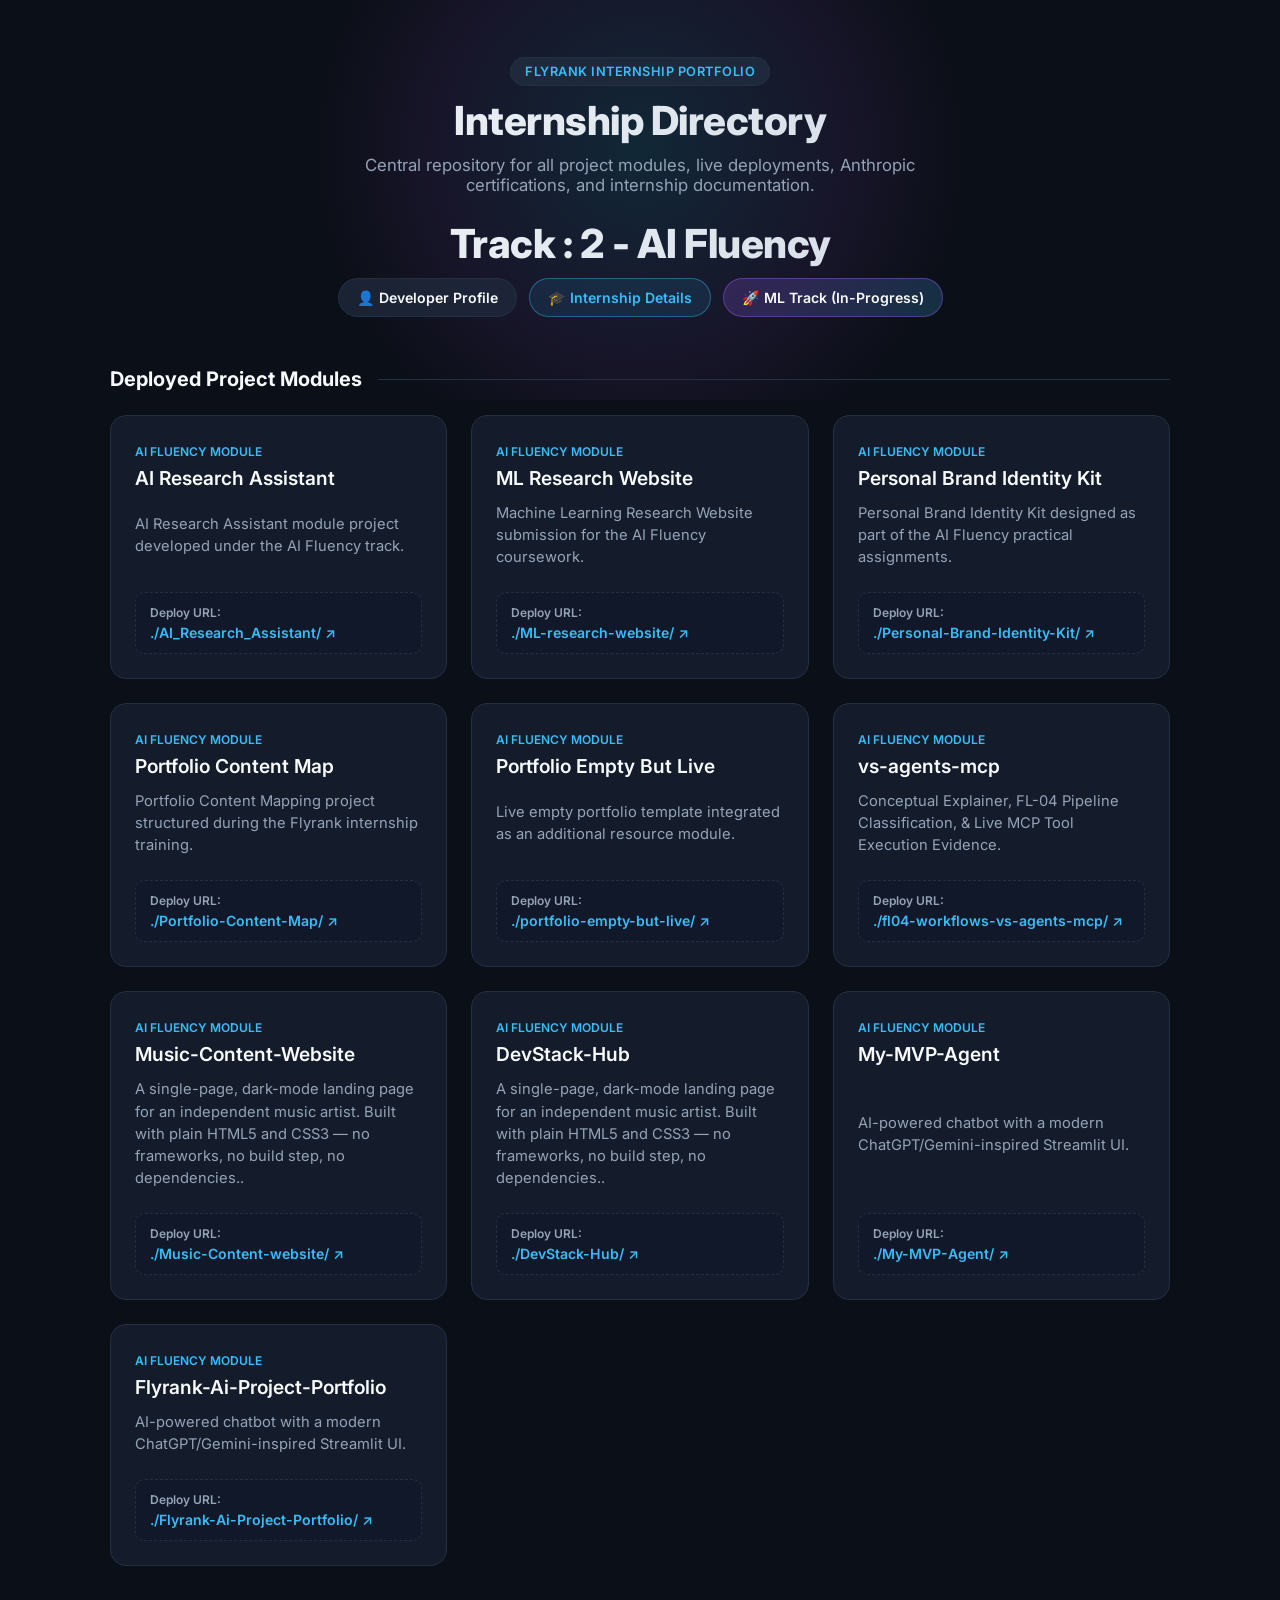
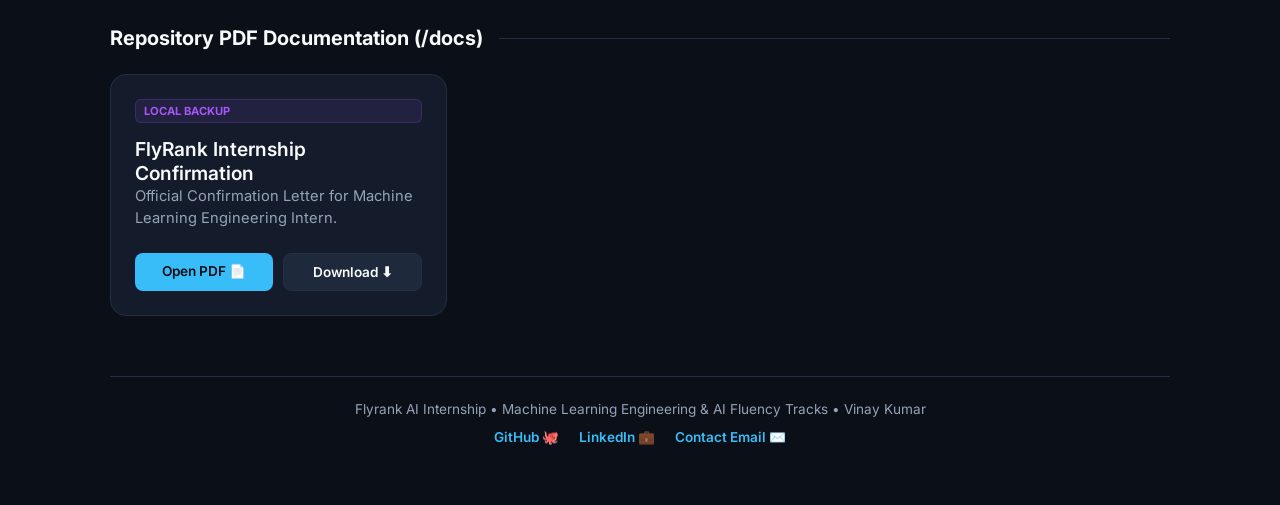
<file: index.html>
<!DOCTYPE html>
<html lang="en">
<head>
    <meta charset="UTF-8">
    <meta name="viewport" content="width=device-width, initial-scale=1.0">
    <title>Vinay | Flyrank AI Internship </title>
    <link rel="stylesheet" href="style.css">
    <!-- Google Fonts -->
    <link rel="preconnect" href="https://fonts.googleapis.com">
    <link rel="preconnect" href="https://fonts.gstatic.com" crossorigin>
    <link href="https://fonts.googleapis.com/css2?family=Inter:wght@300;400;600;700;800&display=swap" rel="stylesheet">
</head>
<body>

    <div class="background-glow"></div>

    <main class="container">
        <!-- Header Section -->
        <header class="header">
            <span class="badge">Flyrank Internship Portfolio</span>
            <h1>Internship Directory</h1>
            <p>Central repository for all project modules, live deployments, Anthropic certifications, and internship documentation.</p>
            
            <h1>Track : 2 - AI Fluency</h1>
            <!-- Main Action Buttons -->
            <div class="header-action-btns">
                <!-- 1. Developer Info Button -->
                <button class="action-btn" onclick="openModal('profileModal')">
                    👤 Developer Profile
                </button>

                <!-- 2. Internship & Certifications Details Button -->
                <button class="action-btn highlight" onclick="openModal('internshipModal')">
                    🎓 Internship Details
                </button>

                <!-- 3. Direct ML Track Repo Link Button -->
                <a href="https://github.com/vinaysingh-05/Vinay-flyrank-ml-internship" target="_blank" class="action-btn ml-track-btn">
                    🚀 ML Track (In-Progress) 
                </a>
            </div>
        </header>

        <!-- Section Title: Live Deployed Projects -->
        <div class="section-divider">
            <h2>Deployed Project Modules</h2>
            <div class="line"></div>
        </div>

        <!-- Projects Grid -->
        <section class="projects-grid">
            <!-- PROJECT 1 -->
            <article class="project-card">
                <div class="card-header">
                    <span class="tag">AI Fluency Module</span>
                    <h3>AI Research Assistant</h3>
                </div>
                <p>AI Research Assistant module project developed under the AI Fluency track.</p>
                <div class="link-section">
                    <span class="link-label">Deploy URL:</span>
                    <a href="./AI_Research_Assistant/" target="_blank" class="deploy-link">./AI_Research_Assistant/ ↗</a>
                </div>
            </article>

            <!-- PROJECT 2 -->
            <article class="project-card">
                <div class="card-header">
                    <span class="tag">AI Fluency Module</span>
                    <h3>ML Research Website</h3>
                </div>
                <p>Machine Learning Research Website submission for the AI Fluency coursework.</p>
                <div class="link-section">
                    <span class="link-label">Deploy URL:</span>
                    <a href="./ML-research-website/" target="_blank" class="deploy-link">./ML-research-website/ ↗</a>
                </div>
            </article>

            <!-- PROJECT 3 -->
            <article class="project-card">
                <div class="card-header">
                    <span class="tag">AI Fluency Module</span>
                    <h3>Personal Brand Identity Kit</h3>
                </div>
                <p>Personal Brand Identity Kit designed as part of the AI Fluency practical assignments.</p>
                <div class="link-section">
                    <span class="link-label">Deploy URL:</span>
                    <a href="./Personal-Brand-Identity-Kit/" target="_blank" class="deploy-link">./Personal-Brand-Identity-Kit/ ↗</a>
                </div>
            </article>

            <!-- PROJECT 4 -->
            <article class="project-card">
                <div class="card-header">
                    <span class="tag">AI Fluency Module</span>
                    <h3>Portfolio Content Map</h3>
                </div>
                <p>Portfolio Content Mapping project structured during the Flyrank internship training.</p>
                <div class="link-section">
                    <span class="link-label">Deploy URL:</span>
                    <a href="./Portfolio-Content-Map/" target="_blank" class="deploy-link">./Portfolio-Content-Map/ ↗</a>
                </div>
            </article>

            <!-- PROJECT 5 -->
            <article class="project-card">
                <div class="card-header">
                    <span class="tag">AI Fluency Module</span>
                    <h3>Portfolio Empty But Live</h3>
                </div>
                <p>Live empty portfolio template integrated as an additional resource module.</p>
                <div class="link-section">
                    <span class="link-label">Deploy URL:</span>
                    <a href="./portfolio-empty-but-live/" target="_blank" class="deploy-link">./portfolio-empty-but-live/ ↗</a>
                </div>
            </article>

            <!-- PROJECT 6 -->
            <article class="project-card">
                <div class="card-header">
                    <span class="tag">AI Fluency Module</span>
                    <h3>vs-agents-mcp</h3>
                </div>
                <p>Conceptual Explainer, FL-04 Pipeline Classification, & Live MCP Tool Execution Evidence.</p>
                <div class="link-section">
                    <span class="link-label">Deploy URL:</span>
                    <a href="https://vinaysingh-05.github.io/fl04-workflows-vs-agents-mcp/" target="_blank" class="deploy-link">./fl04-workflows-vs-agents-mcp/ ↗</a>
                </div>
            </article>
             <!-- PROJECT 7 -->
            <article class="project-card">
                <div class="card-header">
                    <span class="tag">AI Fluency Module</span>
                    <h3>Music-Content-Website</h3>
                </div>
                <p>A single-page, dark-mode landing page for an independent music artist. Built with plain HTML5 and CSS3 — no frameworks, no build step, no dependencies..</p>
                <div class="link-section">
                    <span class="link-label">Deploy URL:</span>
                    <a href="https://vinaysingh-05.github.io/Music-Content-website/" target="_blank" class="deploy-link">./Music-Content-website/ ↗</a>
                </div>
            </article>

            <article class="project-card">
                <div class="card-header">
                    <span class="tag">AI Fluency Module</span>
                    <h3>DevStack-Hub</h3>
                </div>
                <p>A single-page, dark-mode landing page for an independent music artist. Built with plain HTML5 and CSS3 — no frameworks, no build step, no dependencies..</p>
                <div class="link-section">
                    <span class="link-label">Deploy URL:</span>
                    <a href="https://vinaysingh-05.github.io/DevStack-Hub/" target="_blank" class="deploy-link">./DevStack-Hub/ ↗</a>
                </div>
            </article>


                 <article class="project-card">
                <div class="card-header">
                    <span class="tag">AI Fluency Module</span>
                    <h3>My-MVP-Agent</h3>
                </div>
                <p>AI-powered chatbot with a modern ChatGPT/Gemini-inspired Streamlit UI.</p>
                <div class="link-section">
                    <span class="link-label">Deploy URL:</span>
                    <a href="https://my-mvp-agent-ev6kku4xmurqir7dpdde6a.streamlit.app/" target="_blank" class="deploy-link">./My-MVP-Agent/ ↗</a>
                </div>
            </article>

              <article class="project-card">
                <div class="card-header">
                    <span class="tag">AI Fluency Module</span>
                    <h3>Flyrank-Ai-Project-Portfolio</h3>
                </div>
                <p>AI-powered chatbot with a modern ChatGPT/Gemini-inspired Streamlit UI.</p>
                <div class="link-section">
                    <span class="link-label">Deploy URL:</span>
                    <a href="https://vinaysingh-05.github.io/Flyrank-Ai-Project-Portfolio/" target="_blank" class="deploy-link">./Flyrank-Ai-Project-Portfolio/ ↗</a>
                </div>
            </article>

        </section>

        <!-- Section Title: PDF Documentation Library -->
        <div class="section-divider" style="margin-top: 60px;">
            <h2>Repository PDF Documentation (/docs)</h2>
            <div class="line"></div>
        </div>

        <!-- Dynamic PDF List Grid -->
        <section class="pdf-grid" id="pdf-container">
            <!-- Dynamic PDFs fetched from GitHub docs/ folder will appear here -->
        </section>

        <!-- Footer -->
        <footer class="footer">
            <p>Flyrank AI Internship • Machine Learning Engineering & AI Fluency Tracks • Vinay Kumar</p>
            <div class="footer-links">
                <a href="https://github.com/vinaysingh-05" target="_blank">GitHub 🐙</a>
                <a href="https://www.linkedin.com/in/vinay-kumar0805" target="_blank">LinkedIn 💼</a>
                <a href="mailto:vk8964210@gmail.com">Contact Email ✉️</a>
            </div>
        </footer>
    </main>

    <!-- ========================================== -->
    <!-- MODAL 1: DEVELOPER PROFILE                 -->
    <!-- ========================================== -->
    <div class="modal-overlay" id="profileModal" onclick="closeModalOnOutsideClick(event, 'profileModal')">
        <div class="modal-card">
            <button class="close-btn" onclick="closeModal('profileModal')">×</button>
            <div class="modal-header">
                <span class="badge">Developer Profile</span>
                <h2>Vinay Kumar</h2>
                <p class="role-subtitle">• AI/ML Engineer</p>
            </div>
            
            <div class="modal-body">
                <div class="detail-row">
                    <span class="label">Education</span>
                    <span class="val">B.Tech in Artificial Intelligence (GGSIPU / USAR)</span>
                </div>
                <div class="detail-row">
                    <span class="label">Location</span>
                    <span class="val">Delhi, India</span>
                </div>
                <div class="detail-row">
                    <span class="label">Primary Stack</span>
                    <span class="val">C++, Python, React.js, Next.js, Node.js, Fast API, TensorFlow, Firebase</span>
                </div>
                <div class="detail-row">
                    <span class="label">Email</span>
                    <span class="val">vk8964210@gmail.com</span>
                </div>
            </div>

            <div class="modal-footer">
                <a href="https://github.com/vinaysingh-05" target="_blank" class="modal-link">GitHub Profile</a>
                <a href="https://www.linkedin.com/in/vinay-kumar0805" target="_blank" class="modal-link primary">LinkedIn Profile</a>
            </div>
        </div>
    </div>

    <!-- ========================================== -->
    <!-- MODAL 2: INTERNSHIP DETAILS                -->
    <!-- ========================================== -->
    <div class="modal-overlay" id="internshipModal" onclick="closeModalOnOutsideClick(event, 'internshipModal')">
        <div class="modal-card wide">
            <button class="close-btn" onclick="closeModal('internshipModal')">×</button>
            <div class="modal-header">
                <span class="intern-status">Status: Approved</span>
                <h2>FlyRank Internship Program</h2>
                <p class="role-subtitle">Machine Learning Engineering Intern</p>
            </div>
            
            <div class="modal-body">
                <div class="internship-grid">
                    <div class="info-box">
                        <span class="info-label">Intern Name</span>
                        <span class="info-value">Vinay Kumar</span>
                    </div>
                    <div class="info-box">
                        <span class="info-label">Program Track</span>
                        <span class="info-value">July 2026 - Machine Learning</span>
                    </div>
                    <div class="info-box">
                        <span class="info-label">Duration</span>
                        <span class="info-value">(July 1 – Aug 12, 2026)</span>
                    </div>
                     <div class="info-box">
                        <span class="info-label">Track</span>
                        <span class="info-value">T-1:Machine Learning & T-2:AI Fluency</span>
                    </div>
                    <div class="info-box">
                        <span class="info-label">Issued By</span>
                        <span class="info-value">Alen Malkoc, CEO (FlyRank Corp)</span>
                    </div>
                </div>

                <!-- Sub-Button inside Internship Modal to open Certifications -->
                <div class="sub-modal-trigger-box">
                    <div>
                        <h4>Anthropic / Claude Coursework</h4>
                        <p>20 Completed Certification Courses in LLM Development & Agents.</p>
                    </div>
                    <button class="course-modal-btn" onclick="switchModal('internshipModal', 'certModal')">
                        📜 View 20 Certifications ➔
                    </button>
                </div>
            </div>

            <div class="modal-footer">
                <a href="https://github.com/vinaysingh-05/Vinay-flyrank-ml-internship" target="_blank" class="modal-link primary">
                    Open ML Track Repository ↗
                </a>
            </div>
        </div>
    </div>

    <!-- ========================================== -->
    <!-- MODAL 3: 20 ANTHROPIC CERTIFICATIONS       -->
    <!-- ========================================== -->
    <div class="modal-overlay" id="certModal" onclick="closeModalOnOutsideClick(event, 'certModal')">
        <div class="modal-card extra-wide">
            <button class="close-btn" onclick="closeModal('certModal')">×</button>
            <div class="modal-header">
                <span class="tag-purple">Anthropic Certification Series</span>
                <h2>20 Claude Learning Courses Completed</h2>
                <p class="role-subtitle">Comprehensive AI, MCP Protocol, Agentic Systems & Cloud Deployments</p>
            </div>
            
            <div class="modal-body">
                <div class="cert-grid">
                    <!-- Foundations -->
                    <div class="cert-card">
                        <h3>Foundations</h3>
                        <ul>
                            <li>Claude 101</li>
                            <li>AI Capabilities & Limitations</li>
                            <li>AI Fluency Framework</li>
                        </ul>
                    </div>

                    <!-- Development -->
                    <div class="cert-card">
                        <h3>Development</h3>
                        <ul>
                            <li>Claude Code</li>
                            <li>Claude Platform</li>
                            <li>Claude API</li>
                        </ul>
                    </div>

                    <!-- Advanced AI -->
                    <div class="cert-card">
                        <h3>Advanced AI</h3>
                        <ul>
                            <li>MCP (Model Context Protocol)</li>
                            <li>Agent Skills</li>
                            <li>Subagents</li>
                        </ul>
                    </div>

                    <!-- Cloud AI -->
                    <div class="cert-card">
                        <h3>Cloud AI</h3>
                        <ul>
                            <li>Amazon Bedrock</li>
                            <li>Google Vertex AI</li>
                        </ul>
                    </div>

                    <!-- Real-World AI -->
                    <div class="cert-card wide">
                        <h3>Real-World AI</h3>
                        <ul class="two-col">
                            <li>Builders</li>
                            <li>Students</li>
                            <li>Educators</li>
                            <li>Teaching AI</li>
                            <li>Small Businesses</li>
                            <li>Nonprofits</li>
                        </ul>
                    </div>
                </div>
            </div>

            <div class="modal-footer">
                <button class="modal-link" onclick="switchModal('certModal', 'internshipModal')">
                    ⬅ Back to Internship Details
                </button>
                <a href="https://www.linkedin.com/posts/vinay-kumar0805_20-anthropic-certifications-ugcPost-7483134782361579520-I1hA/?utm_source=share&utm_medium=member_desktop&rcm=ACoAAE5BPcoB2uuwHI4A1IrbZvwLksEkDX3-2Uw" target="_blank" class="modal-link primary">
                    View Verified LinkedIn Post 
                </a>
            </div>
        </div>
    </div>

    <!-- GitHub Dynamic PDF Auto-Loader Script -->
    <script>
        const REPO_OWNER = "vinaysingh-05"; 
        const REPO_NAME = "AI-Fluency-FlyRankAI-internship";
        const DOCS_FOLDER = "docs";

        async function fetchRepoPDFs() {
            const container = document.getElementById('pdf-container');
            container.innerHTML = `<p style="color: var(--text-secondary); grid-column: 1/-1;">Loading PDF documents from /docs folder...</p>`;

            try {
                const response = await fetch(`https://api.github.com/repos/${REPO_OWNER}/${REPO_NAME}/contents/${DOCS_FOLDER}`);
                if (!response.ok) throw new Error("Could not fetch docs folder.");

                const files = await response.json();
                const pdfFiles = files.filter(file => file.name.toLowerCase().endsWith('.pdf'));

                if (pdfFiles.length === 0) {
                    container.innerHTML = `<p style="color: var(--text-secondary); grid-column: 1/-1;">No PDF files found in the /docs folder.</p>`;
                    return;
                }

                container.innerHTML = '';

                pdfFiles.forEach(file => {
                    const card = document.createElement('article');
                    card.className = 'pdf-card';
                    const cleanTitle = file.name
                        .replace(/\.pdf$/i, '')
                        .replace(/[-_]/g, ' ')
                        .replace(/\b\w/g, l => l.toUpperCase());
                    
                    card.innerHTML = `
                        <div class="pdf-badge">Documentation PDF</div>
                        <h3>${cleanTitle}</h3>
                        <p>Official project document stored in repository /docs path.</p>
                        <div class="pdf-actions">
                            <a href="${file.html_url}" target="_blank" class="pdf-btn view-btn">Open PDF 📄</a>
                        </div>
                    `;
                    container.appendChild(card);
                });

            } catch (err) {
                container.innerHTML = `
                    <article class="pdf-card">
                        <div class="pdf-badge">Local Backup</div>
                        <h3>FlyRank Internship Confirmation</h3>
                        <p>Official Confirmation Letter for Machine Learning Engineering Intern.</p>
                        <div class="pdf-actions">
                            <a href="./docs/flyrank-internship.pdf" target="_blank" class="pdf-btn view-btn">Open PDF 📄</a>
                            <a href="./docs/flyrank-internship.pdf" download class="pdf-btn download-btn">Download ⬇</a>
                        </div>
                    </article>
                `;
            }
        }
        
        fetchRepoPDFs();

        // Modal Interactive Management Functions
        function openModal(id) {
            document.getElementById(id).classList.add('active');
        }

        function closeModal(id) {
            document.getElementById(id).classList.remove('active');
        }

        function closeModalOnOutsideClick(e, id) {
            if (e.target.id === id) closeModal(id);
        }

        function switchModal(closeId, openId) {
            closeModal(closeId);
            setTimeout(() => {
                openModal(openId);
            }, 200);
        }
    </script>
</body>
</html>
</file>
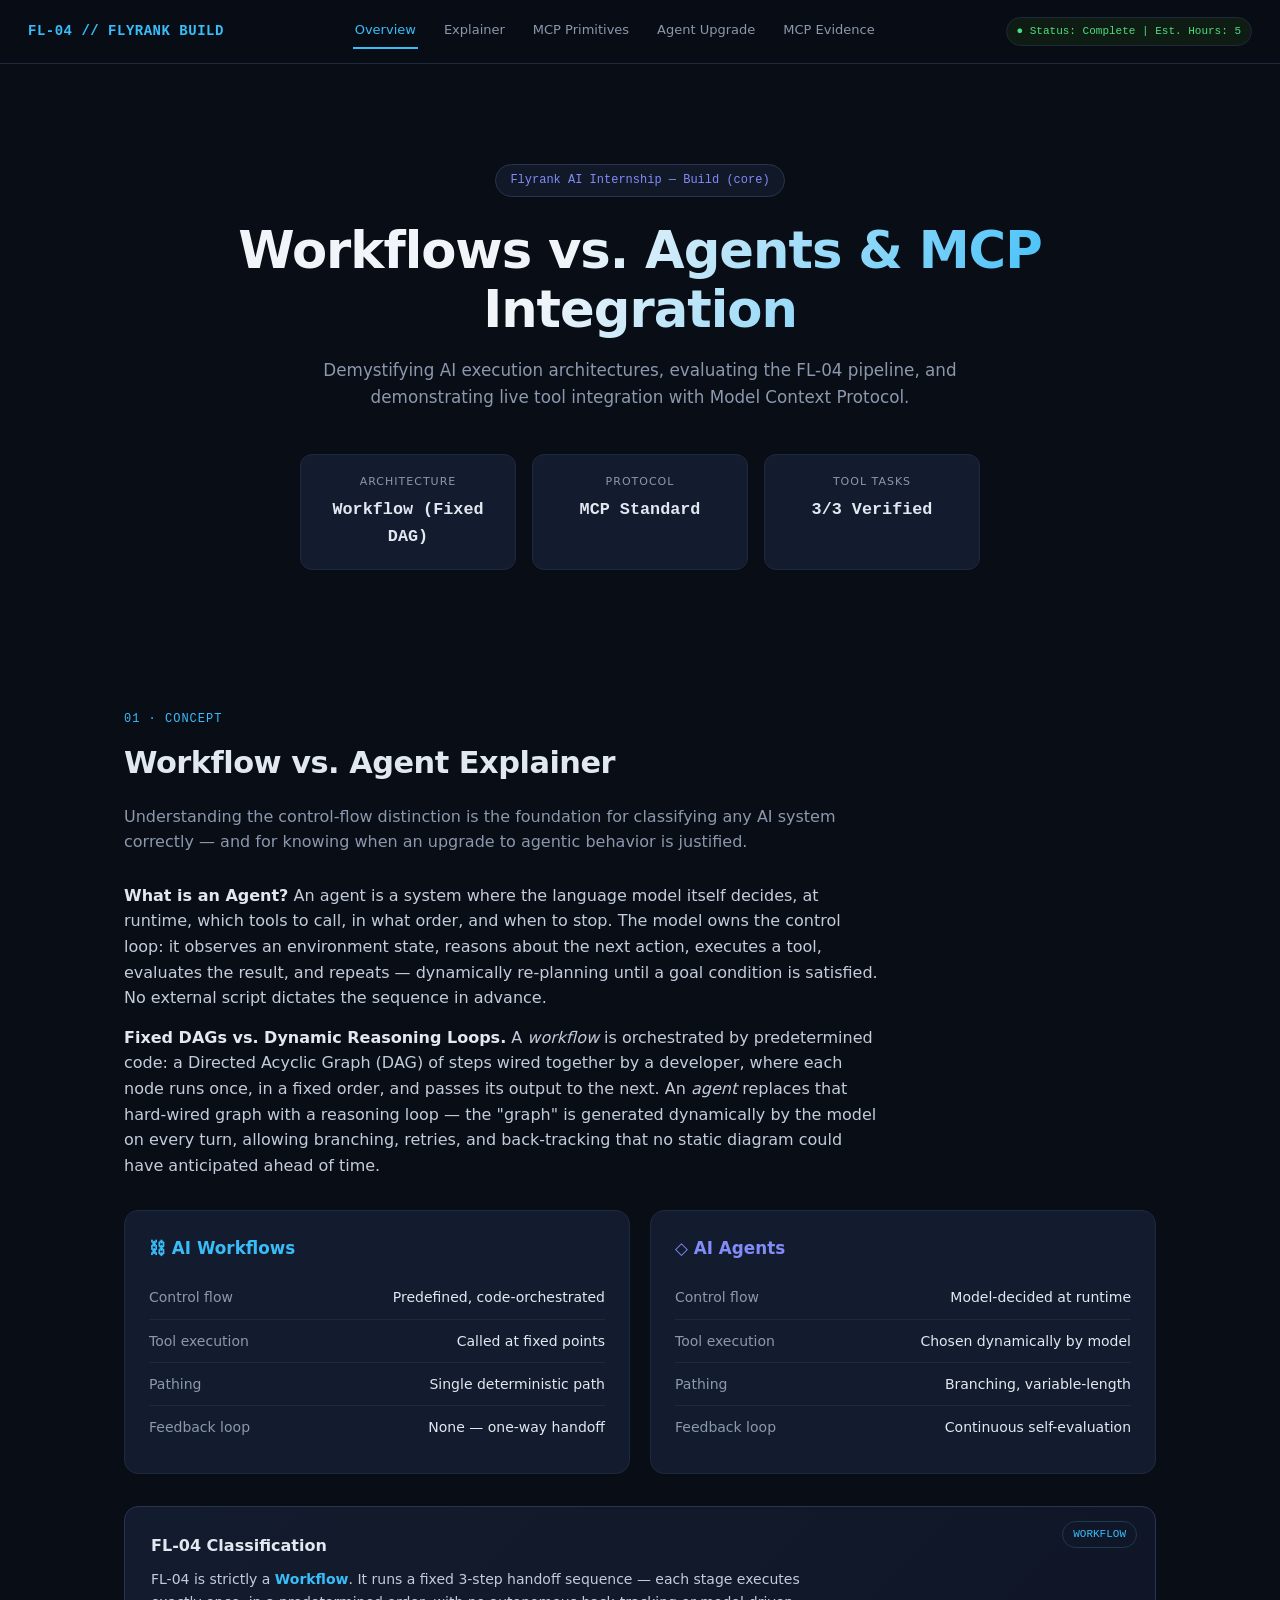
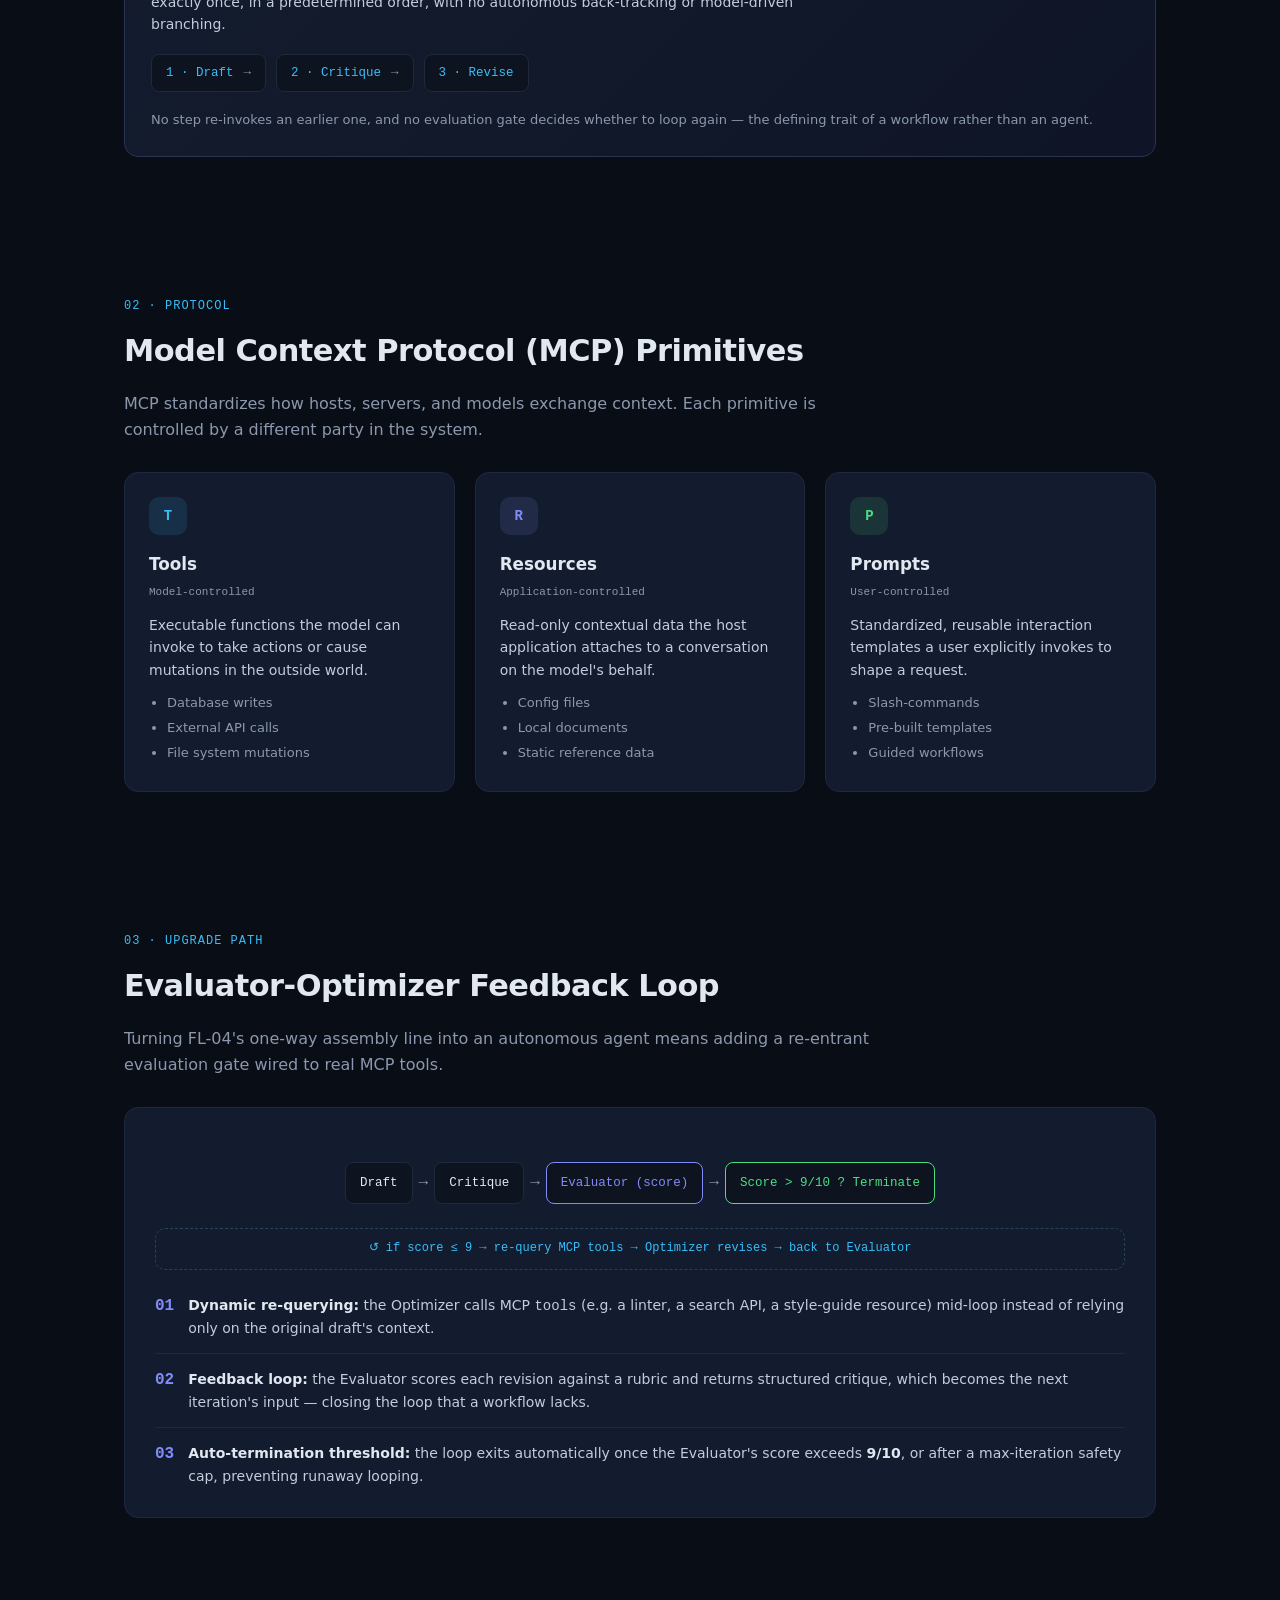
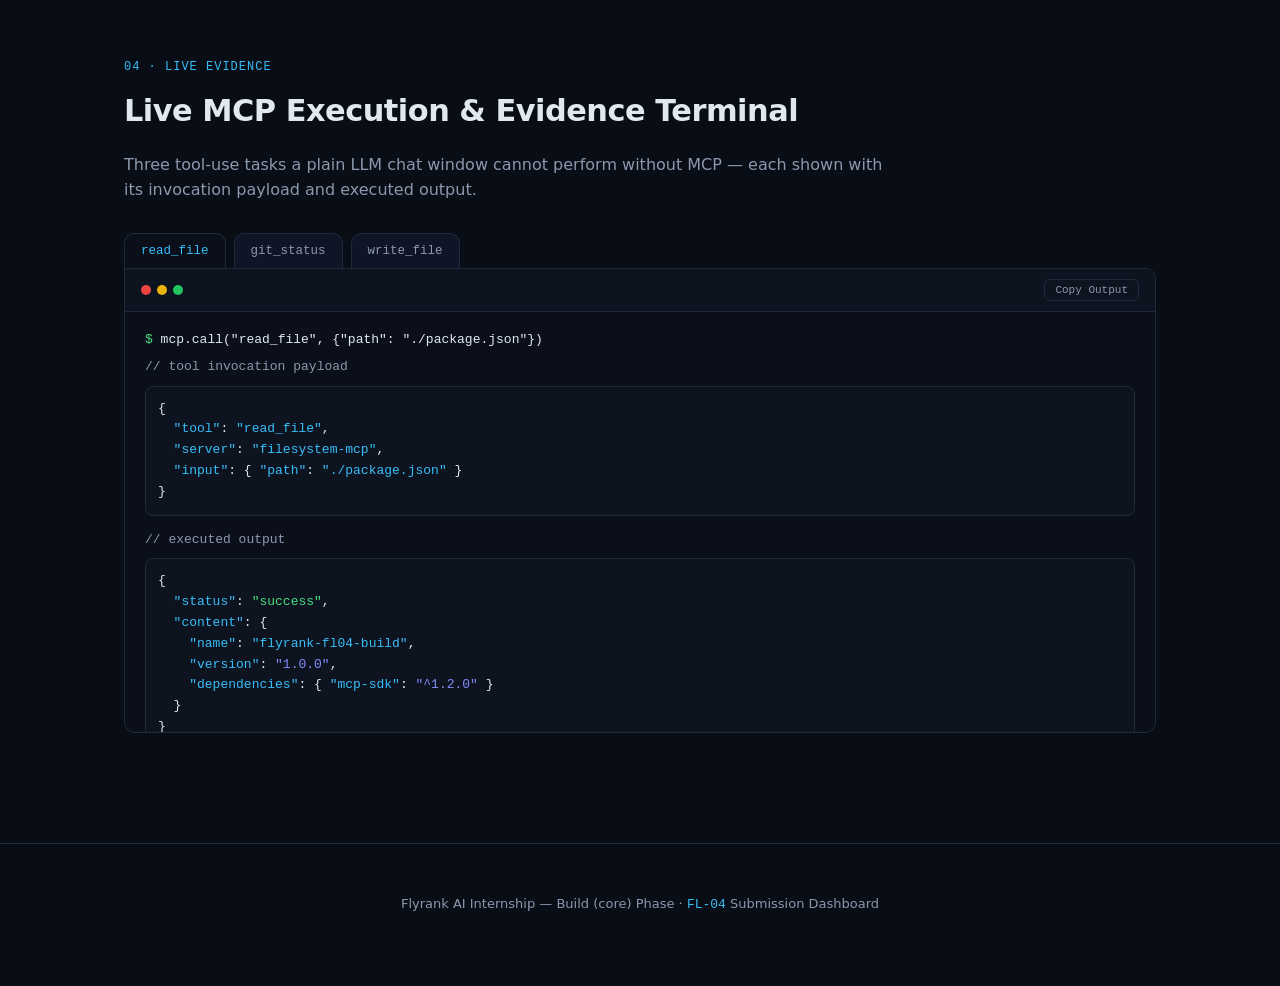
<file: fl04-workflows-vs-agents-mcp/index.html>
<!DOCTYPE html>
<html lang="en">
<head>
<meta charset="UTF-8">
<meta name="viewport" content="width=device-width, initial-scale=1.0">
<title>FL-04 // Flyrank Build — Workflows vs. Agents & MCP</title>
<style>
  :root{
    --bg:#090d16;
    --surface:#131c2e;
    --border:#1e293b;
    --cyan:#38bdf8;
    --indigo:#818cf8;
    --text:#e2e8f0;
    --muted:#8b98ad;
    --mono:'JetBrains Mono','Fira Code',monospace;
    --sans:'Inter',system-ui,-apple-system,sans-serif;
  }
  *{box-sizing:border-box; margin:0; padding:0;}
  html{scroll-behavior:smooth;}
  body{
    background:var(--bg);
    color:var(--text);
    font-family:var(--sans);
    line-height:1.6;
    -webkit-font-smoothing:antialiased;
  }
  a{color:inherit; text-decoration:none;}
  ::selection{background:var(--cyan); color:#04121c;}

  /* NAV */
  nav{
    position:sticky; top:0; z-index:100;
    background:rgba(9,13,22,0.85);
    backdrop-filter:blur(10px);
    border-bottom:1px solid var(--border);
    display:flex; align-items:center; justify-content:space-between;
    padding:14px 28px;
  }
  .brand{
    font-family:var(--mono); font-weight:700; font-size:14px;
    letter-spacing:0.5px; color:var(--cyan);
  }
  .nav-links{display:flex; gap:24px; align-items:center;}
  .nav-links a{
    font-size:13px; color:var(--muted); font-weight:500;
    padding:6px 2px; border-bottom:2px solid transparent;
    transition:color .2s ease, border-color .2s ease;
  }
  .nav-links a:hover{color:var(--text);}
  .nav-links a.active{color:var(--cyan); border-color:var(--cyan);}
  .status-badge{
    font-family:var(--mono); font-size:11px; color:#4ade80;
    border:1px solid #1e293b; background:#0f1c14;
    padding:5px 10px; border-radius:20px; white-space:nowrap;
  }
  .status-badge::before{content:"● "; }
  @media (max-width:820px){ .nav-links{display:none;} }

  /* HERO */
  header.hero{
    padding:100px 24px 70px;
    text-align:center;
    max-width:880px; margin:0 auto;
  }
  .pill{
    display:inline-block; font-family:var(--mono); font-size:12px;
    color:var(--indigo); border:1px solid #2a3352;
    background:#111827; padding:6px 14px; border-radius:20px;
    margin-bottom:24px;
  }
  h1.title{
    font-size:clamp(2rem,5vw,3.2rem); font-weight:800;
    letter-spacing:-1px; line-height:1.15;
    background:linear-gradient(120deg,#f1f5f9 40%, var(--cyan));
    -webkit-background-clip:text; background-clip:text; color:transparent;
  }
  .subtitle{
    margin-top:18px; color:var(--muted); font-size:1.05rem;
    max-width:640px; margin-left:auto; margin-right:auto;
  }
  .metrics{
    display:grid; grid-template-columns:repeat(3,1fr); gap:16px;
    max-width:680px; margin:44px auto 0;
  }
  .metric-card{
    background:var(--surface); border:1px solid var(--border);
    border-radius:12px; padding:18px 14px; transition:transform .25s ease, box-shadow .25s ease, border-color .25s ease;
  }
  .metric-card:hover{
    transform:translateY(-4px);
    border-color:var(--cyan);
    box-shadow:0 8px 30px -10px rgba(56,189,248,0.35);
  }
  .metric-label{font-size:11px; color:var(--muted); text-transform:uppercase; letter-spacing:1px;}
  .metric-value{font-family:var(--mono); font-size:1.05rem; margin-top:6px; color:var(--text); font-weight:600;}
  @media (max-width:640px){ .metrics{grid-template-columns:1fr;} }

  section{max-width:1080px; margin:0 auto; padding:70px 24px;}
  .section-eyebrow{
    font-family:var(--mono); font-size:12px; color:var(--cyan);
    letter-spacing:1px; text-transform:uppercase; margin-bottom:10px;
  }
  h2.section-title{font-size:1.9rem; font-weight:800; margin-bottom:16px; letter-spacing:-0.5px;}
  p.lede{color:var(--muted); max-width:760px; margin-bottom:28px;}

  .prose p{color:#c3ccdb; margin-bottom:14px; max-width:760px;}
  .prose strong{color:var(--text);}

  /* comparison grid */
  .compare-grid{
    display:grid; grid-template-columns:repeat(2,1fr); gap:20px; margin-top:32px;
  }
  @media (max-width:720px){ .compare-grid{grid-template-columns:1fr;} }
  .compare-card{
    background:var(--surface); border:1px solid var(--border); border-radius:14px;
    padding:24px; transition:box-shadow .25s ease, border-color .25s ease, transform .25s ease;
  }
  .compare-card:hover{ transform:translateY(-3px); border-color:var(--indigo); box-shadow:0 10px 34px -14px rgba(129,140,248,0.35); }
  .compare-card h3{font-size:1.05rem; margin-bottom:14px; display:flex; align-items:center; gap:8px;}
  .compare-card.workflow h3{color:var(--cyan);}
  .compare-card.agent h3{color:var(--indigo);}
  .compare-row{
    display:flex; justify-content:space-between; gap:12px;
    padding:10px 0; border-top:1px solid var(--border); font-size:14px;
  }
  .compare-row:first-of-type{border-top:none;}
  .compare-row .k{color:var(--muted); flex-shrink:0; width:40%;}
  .compare-row .v{color:var(--text); text-align:right;}

  .fl04-box{
    margin-top:32px; border:1px solid #2a3352; border-radius:14px;
    padding:26px; background:linear-gradient(135deg,#131c2e,#0f1526);
    position:relative; overflow:hidden;
  }
  .fl04-box::before{
    content:"WORKFLOW"; position:absolute; top:14px; right:18px;
    font-family:var(--mono); font-size:11px; color:var(--cyan);
    border:1px solid #1e3a4d; padding:4px 10px; border-radius:20px;
  }
  .fl04-box h4{font-size:1rem; margin-bottom:10px; color:var(--text);}
  .fl04-steps{display:flex; gap:10px; margin:18px 0; flex-wrap:wrap;}
  .fl04-step{
    font-family:var(--mono); font-size:12.5px; background:#0d1420;
    border:1px solid var(--border); padding:8px 14px; border-radius:8px; color:var(--cyan);
  }
  .fl04-step .arrow{color:var(--muted); margin-left:10px;}

  /* MCP primitives */
  .primitive-grid{
    display:grid; grid-template-columns:repeat(3,1fr); gap:20px; margin-top:30px;
  }
  @media (max-width:860px){ .primitive-grid{grid-template-columns:1fr;} }
  .primitive-card{
    background:var(--surface); border:1px solid var(--border); border-radius:14px;
    padding:24px; transition:transform .25s ease, box-shadow .25s ease, border-color .25s ease;
  }
  .primitive-card:hover{ transform:translateY(-4px); border-color:var(--cyan); box-shadow:0 10px 34px -14px rgba(56,189,248,0.3);}
  .primitive-icon{
    width:38px; height:38px; border-radius:10px; display:flex; align-items:center; justify-content:center;
    font-family:var(--mono); font-weight:700; font-size:14px; margin-bottom:16px;
  }
  .primitive-card:nth-child(1) .primitive-icon{background:rgba(56,189,248,0.12); color:var(--cyan);}
  .primitive-card:nth-child(2) .primitive-icon{background:rgba(129,140,248,0.12); color:var(--indigo);}
  .primitive-card:nth-child(3) .primitive-icon{background:rgba(74,222,128,0.12); color:#4ade80;}
  .primitive-card h3{font-size:1.05rem; margin-bottom:6px;}
  .primitive-tag{font-family:var(--mono); font-size:11px; color:var(--muted); display:block; margin-bottom:12px;}
  .primitive-card p{font-size:14px; color:#c3ccdb; margin-bottom:12px;}
  .primitive-card ul{padding-left:18px; font-size:13px; color:var(--muted);}
  .primitive-card li{margin-bottom:4px;}

  /* agent upgrade */
  .flow-box{
    background:var(--surface); border:1px solid var(--border); border-radius:14px;
    padding:30px; margin-top:30px;
  }
  .flow-diagram{
    display:flex; align-items:center; justify-content:center; gap:6px; flex-wrap:wrap;
    margin:24px 0; font-family:var(--mono); font-size:12.5px;
  }
  .flow-node{
    background:#0d1420; border:1px solid var(--border); border-radius:8px;
    padding:10px 14px; color:var(--text);
  }
  .flow-node.highlight{border-color:var(--indigo); color:var(--indigo);}
  .flow-node.term{border-color:#4ade80; color:#4ade80;}
  .flow-arrow{color:var(--muted); font-size:16px;}
  .loop-note{
    font-family:var(--mono); font-size:12px; color:var(--cyan); text-align:center;
    border:1px dashed #24425a; border-radius:10px; padding:10px; margin-top:6px;
  }
  .upgrade-list{margin-top:24px; display:grid; gap:14px;}
  .upgrade-item{
    display:flex; gap:14px; border-top:1px solid var(--border); padding-top:14px;
  }
  .upgrade-item:first-child{border-top:none; padding-top:0;}
  .upgrade-item .num{font-family:var(--mono); color:var(--indigo); font-weight:700; flex-shrink:0;}
  .upgrade-item .txt{color:#c3ccdb; font-size:14px;}
  .upgrade-item .txt strong{color:var(--text);}

  /* terminal */
  .terminal-wrap{margin-top:30px;}
  .tabs{display:flex; gap:8px; margin-bottom:0; flex-wrap:wrap;}
  .tab-btn{
    font-family:var(--mono); font-size:12.5px; color:var(--muted);
    background:#0f1526; border:1px solid var(--border); border-bottom:none;
    padding:10px 16px; border-radius:10px 10px 0 0; cursor:pointer;
    transition:color .2s ease, background .2s ease;
  }
  .tab-btn.active{ color:var(--cyan); background:#0a0f1a; }
  .terminal{
    background:#0a0f1a; border:1px solid var(--border); border-radius:0 10px 10px 10px;
    font-family:var(--mono); font-size:13px; overflow:hidden;
  }
  .terminal-topbar{
    display:flex; align-items:center; justify-content:space-between;
    padding:10px 16px; border-bottom:1px solid var(--border); background:#0d1420;
  }
  .dots{display:flex; gap:6px;}
  .dot{width:10px; height:10px; border-radius:50%;}
  .dot.r{background:#ef4444;} .dot.y{background:#eab308;} .dot.g{background:#22c55e;}
  .copy-btn{
    font-family:var(--mono); font-size:11px; color:var(--muted);
    background:transparent; border:1px solid var(--border); padding:4px 10px;
    border-radius:6px; cursor:pointer; position:relative; transition:color .2s, border-color .2s;
  }
  .copy-btn:hover{color:var(--cyan); border-color:var(--cyan);}
  .copy-tooltip{
    position:absolute; top:-28px; right:0; background:var(--cyan); color:#04121c;
    font-size:10px; padding:3px 8px; border-radius:5px; opacity:0; pointer-events:none;
    transition:opacity .2s ease;
  }
  .copy-tooltip.show{opacity:1;}
  .terminal-body{padding:18px 20px; max-height:420px; overflow-y:auto;}
  .term-panel{display:none;}
  .term-panel.active{display:block; animation:fadeIn .3s ease;}
  @keyframes fadeIn{ from{opacity:0; transform:translateY(6px);} to{opacity:1; transform:translateY(0);} }
  .term-line{margin-bottom:6px; white-space:pre-wrap; word-break:break-word;}
  .prompt-sym{color:#4ade80;}
  .term-comment{color:var(--muted);}
  .term-json{color:#e2e8f0; background:#0d1420; border:1px solid var(--border); border-radius:8px; padding:12px; margin:8px 0 14px; display:block;}
  .k-string{color:#38bdf8;} .k-val{color:#818cf8;} .k-bool{color:#4ade80;}

  footer{
    text-align:center; padding:50px 24px 70px; color:var(--muted); font-size:13px;
    border-top:1px solid var(--border); margin-top:40px;
  }
  footer span{color:var(--cyan); font-family:var(--mono);}
</style>
</head>
<body>

<nav>
  <div class="brand">FL-04 // FLYRANK BUILD</div>
  <div class="nav-links" id="navLinks">
    <a href="#overview">Overview</a>
    <a href="#explainer">Explainer</a>
    <a href="#mcp-primitives">MCP Primitives</a>
    <a href="#agent-upgrade">Agent Upgrade</a>
    <a href="#mcp-evidence">MCP Evidence</a>
  </div>
  <div class="status-badge">Status: Complete | Est. Hours: 5</div>
</nav>

<header class="hero" id="overview">
  <div class="pill">Flyrank AI Internship — Build (core)</div>
  <h1 class="title">Workflows vs. Agents &amp; MCP Integration</h1>
  <p class="subtitle">Demystifying AI execution architectures, evaluating the FL-04 pipeline, and demonstrating live tool integration with Model Context Protocol.</p>
  <div class="metrics">
    <div class="metric-card">
      <div class="metric-label">Architecture</div>
      <div class="metric-value">Workflow (Fixed DAG)</div>
    </div>
    <div class="metric-card">
      <div class="metric-label">Protocol</div>
      <div class="metric-value">MCP Standard</div>
    </div>
    <div class="metric-card">
      <div class="metric-label">Tool Tasks</div>
      <div class="metric-value">3/3 Verified</div>
    </div>
  </div>
</header>

<section id="explainer">
  <div class="section-eyebrow">01 · Concept</div>
  <h2 class="section-title">Workflow vs. Agent Explainer</h2>
  <p class="lede">Understanding the control-flow distinction is the foundation for classifying any AI system correctly — and for knowing when an upgrade to agentic behavior is justified.</p>

  <div class="prose">
    <p><strong>What is an Agent?</strong> An agent is a system where the language model itself decides, at runtime, which tools to call, in what order, and when to stop. The model owns the control loop: it observes an environment state, reasons about the next action, executes a tool, evaluates the result, and repeats — dynamically re-planning until a goal condition is satisfied. No external script dictates the sequence in advance.</p>
    <p><strong>Fixed DAGs vs. Dynamic Reasoning Loops.</strong> A <em>workflow</em> is orchestrated by predetermined code: a Directed Acyclic Graph (DAG) of steps wired together by a developer, where each node runs once, in a fixed order, and passes its output to the next. An <em>agent</em> replaces that hard-wired graph with a reasoning loop — the "graph" is generated dynamically by the model on every turn, allowing branching, retries, and back-tracking that no static diagram could have anticipated ahead of time.</p>
  </div>

  <div class="compare-grid">
    <div class="compare-card workflow">
      <h3>⛓ AI Workflows</h3>
      <div class="compare-row"><span class="k">Control flow</span><span class="v">Predefined, code-orchestrated</span></div>
      <div class="compare-row"><span class="k">Tool execution</span><span class="v">Called at fixed points</span></div>
      <div class="compare-row"><span class="k">Pathing</span><span class="v">Single deterministic path</span></div>
      <div class="compare-row"><span class="k">Feedback loop</span><span class="v">None — one-way handoff</span></div>
    </div>
    <div class="compare-card agent">
      <h3>◇ AI Agents</h3>
      <div class="compare-row"><span class="k">Control flow</span><span class="v">Model-decided at runtime</span></div>
      <div class="compare-row"><span class="k">Tool execution</span><span class="v">Chosen dynamically by model</span></div>
      <div class="compare-row"><span class="k">Pathing</span><span class="v">Branching, variable-length</span></div>
      <div class="compare-row"><span class="k">Feedback loop</span><span class="v">Continuous self-evaluation</span></div>
    </div>
  </div>

  <div class="fl04-box">
    <h4>FL-04 Classification</h4>
    <p style="color:#c3ccdb; font-size:14px; max-width:680px;">FL-04 is strictly a <strong style="color:var(--cyan);">Workflow</strong>. It runs a fixed 3-step handoff sequence — each stage executes exactly once, in a predetermined order, with no autonomous back-tracking or model-driven branching.</p>
    <div class="fl04-steps">
      <span class="fl04-step">1 · Draft<span class="arrow">→</span></span>
      <span class="fl04-step">2 · Critique<span class="arrow">→</span></span>
      <span class="fl04-step">3 · Revise</span>
    </div>
    <p style="font-size:13px; color:var(--muted);">No step re-invokes an earlier one, and no evaluation gate decides whether to loop again — the defining trait of a workflow rather than an agent.</p>
  </div>
</section>

<section id="mcp-primitives">
  <div class="section-eyebrow">02 · Protocol</div>
  <h2 class="section-title">Model Context Protocol (MCP) Primitives</h2>
  <p class="lede">MCP standardizes how hosts, servers, and models exchange context. Each primitive is controlled by a different party in the system.</p>

  <div class="primitive-grid">
    <div class="primitive-card">
      <div class="primitive-icon">T</div>
      <h3>Tools</h3>
      <span class="primitive-tag">Model-controlled</span>
      <p>Executable functions the model can invoke to take actions or cause mutations in the outside world.</p>
      <ul>
        <li>Database writes</li>
        <li>External API calls</li>
        <li>File system mutations</li>
      </ul>
    </div>
    <div class="primitive-card">
      <div class="primitive-icon">R</div>
      <h3>Resources</h3>
      <span class="primitive-tag">Application-controlled</span>
      <p>Read-only contextual data the host application attaches to a conversation on the model's behalf.</p>
      <ul>
        <li>Config files</li>
        <li>Local documents</li>
        <li>Static reference data</li>
      </ul>
    </div>
    <div class="primitive-card">
      <div class="primitive-icon">P</div>
      <h3>Prompts</h3>
      <span class="primitive-tag">User-controlled</span>
      <p>Standardized, reusable interaction templates a user explicitly invokes to shape a request.</p>
      <ul>
        <li>Slash-commands</li>
        <li>Pre-built templates</li>
        <li>Guided workflows</li>
      </ul>
    </div>
  </div>
</section>

<section id="agent-upgrade">
  <div class="section-eyebrow">03 · Upgrade Path</div>
  <h2 class="section-title">Evaluator-Optimizer Feedback Loop</h2>
  <p class="lede">Turning FL-04's one-way assembly line into an autonomous agent means adding a re-entrant evaluation gate wired to real MCP tools.</p>

  <div class="flow-box">
    <div class="flow-diagram">
      <span class="flow-node">Draft</span>
      <span class="flow-arrow">→</span>
      <span class="flow-node">Critique</span>
      <span class="flow-arrow">→</span>
      <span class="flow-node highlight">Evaluator (score)</span>
      <span class="flow-arrow">→</span>
      <span class="flow-node term">Score &gt; 9/10 ? Terminate</span>
    </div>
    <div class="loop-note">↺ if score ≤ 9 → re-query MCP tools → Optimizer revises → back to Evaluator</div>

    <div class="upgrade-list">
      <div class="upgrade-item">
        <span class="num">01</span>
        <span class="txt"><strong>Dynamic re-querying:</strong> the Optimizer calls MCP <code>tools</code> (e.g. a linter, a search API, a style-guide resource) mid-loop instead of relying only on the original draft's context.</span>
      </div>
      <div class="upgrade-item">
        <span class="num">02</span>
        <span class="txt"><strong>Feedback loop:</strong> the Evaluator scores each revision against a rubric and returns structured critique, which becomes the next iteration's input — closing the loop that a workflow lacks.</span>
      </div>
      <div class="upgrade-item">
        <span class="num">03</span>
        <span class="txt"><strong>Auto-termination threshold:</strong> the loop exits automatically once the Evaluator's score exceeds <strong>9/10</strong>, or after a max-iteration safety cap, preventing runaway looping.</span>
      </div>
    </div>
  </div>
</section>

<section id="mcp-evidence">
  <div class="section-eyebrow">04 · Live Evidence</div>
  <h2 class="section-title">Live MCP Execution &amp; Evidence Terminal</h2>
  <p class="lede">Three tool-use tasks a plain LLM chat window cannot perform without MCP — each shown with its invocation payload and executed output.</p>

  <div class="terminal-wrap">
    <div class="tabs">
      <button class="tab-btn active" data-tab="tab1">read_file</button>
      <button class="tab-btn" data-tab="tab2">git_status</button>
      <button class="tab-btn" data-tab="tab3">write_file</button>
    </div>
    <div class="terminal">
      <div class="terminal-topbar">
        <div class="dots"><span class="dot r"></span><span class="dot y"></span><span class="dot g"></span></div>
        <button class="copy-btn" onclick="copyOutput(this)">Copy Output<span class="copy-tooltip">Copied!</span></button>
      </div>
      <div class="terminal-body">

        <div class="term-panel active" id="tab1">
          <div class="term-line"><span class="prompt-sym">$</span> mcp.call("read_file", {"path": "./package.json"})</div>
          <div class="term-line term-comment">// tool invocation payload</div>
          <pre class="term-json">{
  <span class="k-string">"tool"</span>: <span class="k-string">"read_file"</span>,
  <span class="k-string">"server"</span>: <span class="k-string">"filesystem-mcp"</span>,
  <span class="k-string">"input"</span>: { <span class="k-string">"path"</span>: <span class="k-string">"./package.json"</span> }
}</pre>
          <div class="term-line term-comment">// executed output</div>
          <pre class="term-json">{
  <span class="k-string">"status"</span>: <span class="k-bool">"success"</span>,
  <span class="k-string">"content"</span>: {
    <span class="k-string">"name"</span>: <span class="k-string">"flyrank-fl04-build"</span>,
    <span class="k-string">"version"</span>: <span class="k-val">"1.0.0"</span>,
    <span class="k-string">"dependencies"</span>: { <span class="k-string">"mcp-sdk"</span>: <span class="k-val">"^1.2.0"</span> }
  }
}</pre>
        </div>

        <div class="term-panel" id="tab2">
          <div class="term-line"><span class="prompt-sym">$</span> mcp.call("git_status", {"cwd": "."})</div>
          <div class="term-line term-comment">// tool invocation payload</div>
          <pre class="term-json">{
  <span class="k-string">"tool"</span>: <span class="k-string">"git_status"</span>,
  <span class="k-string">"server"</span>: <span class="k-string">"git-mcp"</span>,
  <span class="k-string">"input"</span>: { <span class="k-string">"cwd"</span>: <span class="k-string">"."</span>, <span class="k-string">"log_limit"</span>: <span class="k-val">3</span> }
}</pre>
          <div class="term-line term-comment">// executed output</div>
          <pre class="term-json">{
  <span class="k-string">"status"</span>: <span class="k-bool">"success"</span>,
  <span class="k-string">"branch"</span>: <span class="k-string">"main"</span>,
  <span class="k-string">"clean"</span>: <span class="k-bool">false</span>,
  <span class="k-string">"modified"</span>: [<span class="k-string">"index.html"</span>],
  <span class="k-string">"recent_commits"</span>: [
    <span class="k-string">"a1c92f0 feat: add evaluator-optimizer loop"</span>,
    <span class="k-string">"9e0dd41 docs: FL-04 classification writeup"</span>
  ]
}</pre>
        </div>

        <div class="term-panel" id="tab3">
          <div class="term-line"><span class="prompt-sym">$</span> mcp.call("write_file", {"path": "./README.md"})</div>
          <div class="term-line term-comment">// tool invocation payload</div>
          <pre class="term-json">{
  <span class="k-string">"tool"</span>: <span class="k-string">"write_file"</span>,
  <span class="k-string">"server"</span>: <span class="k-string">"filesystem-mcp"</span>,
  <span class="k-string">"input"</span>: {
    <span class="k-string">"path"</span>: <span class="k-string">"./README.md"</span>,
    <span class="k-string">"content"</span>: <span class="k-string">"## Submission: FL-04 Build Complete"</span>
  }
}</pre>
          <div class="term-line term-comment">// executed output</div>
          <pre class="term-json">{
  <span class="k-string">"status"</span>: <span class="k-bool">"success"</span>,
  <span class="k-string">"bytes_written"</span>: <span class="k-val">142</span>,
  <span class="k-string">"path"</span>: <span class="k-string">"./README.md"</span>
}</pre>
        </div>

      </div>
    </div>
  </div>
</section>

<footer>
  Flyrank AI Internship — Build (core) Phase · <span>FL-04</span> Submission Dashboard
</footer>

<script>
  // Tab switcher
  document.querySelectorAll('.tab-btn').forEach(btn=>{
    btn.addEventListener('click',()=>{
      document.querySelectorAll('.tab-btn').forEach(b=>b.classList.remove('active'));
      document.querySelectorAll('.term-panel').forEach(p=>p.classList.remove('active'));
      btn.classList.add('active');
      document.getElementById(btn.dataset.tab).classList.add('active');
    });
  });

  // Copy output button
  function copyOutput(btn){
    const panel = document.querySelector('.term-panel.active');
    const text = panel.innerText;
    navigator.clipboard.writeText(text).then(()=>{
      const tip = btn.querySelector('.copy-tooltip');
      tip.classList.add('show');
      setTimeout(()=>tip.classList.remove('show'),1200);
    });
  }

  // Smooth scroll + active link highlighting
  const links = document.querySelectorAll('.nav-links a');
  const sections = [...links].map(l=>document.querySelector(l.getAttribute('href')));

  links.forEach(link=>{
    link.addEventListener('click',e=>{
      e.preventDefault();
      document.querySelector(link.getAttribute('href')).scrollIntoView({behavior:'smooth'});
    });
  });

  function onScroll(){
    let current = sections[0];
    const scrollPos = window.scrollY + 120;
    sections.forEach(sec=>{
      if(sec && sec.offsetTop <= scrollPos) current = sec;
    });
    links.forEach(l=>l.classList.remove('active'));
    const activeLink = [...links].find(l=>document.querySelector(l.getAttribute('href')) === current);
    if(activeLink) activeLink.classList.add('active');
  }
  window.addEventListener('scroll', onScroll);
  onScroll();
</script>

</body>
</html>
</file>
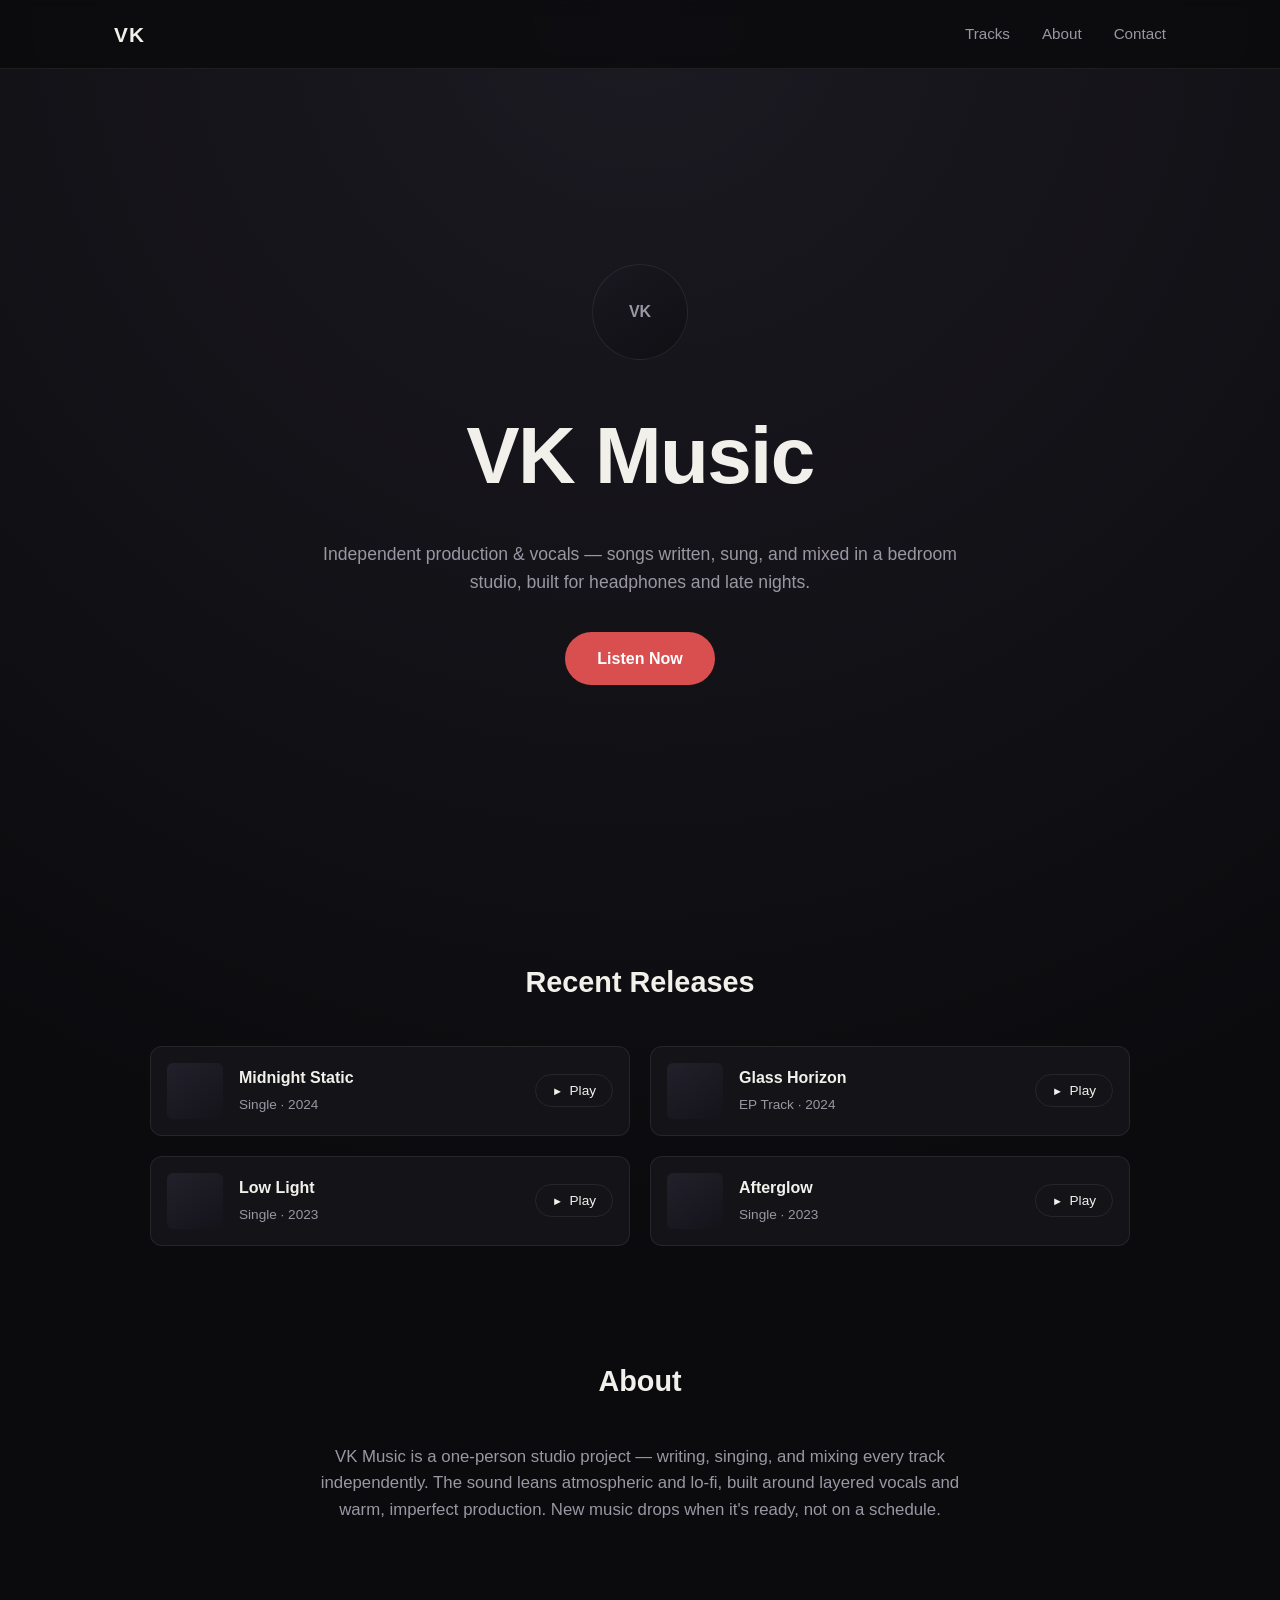
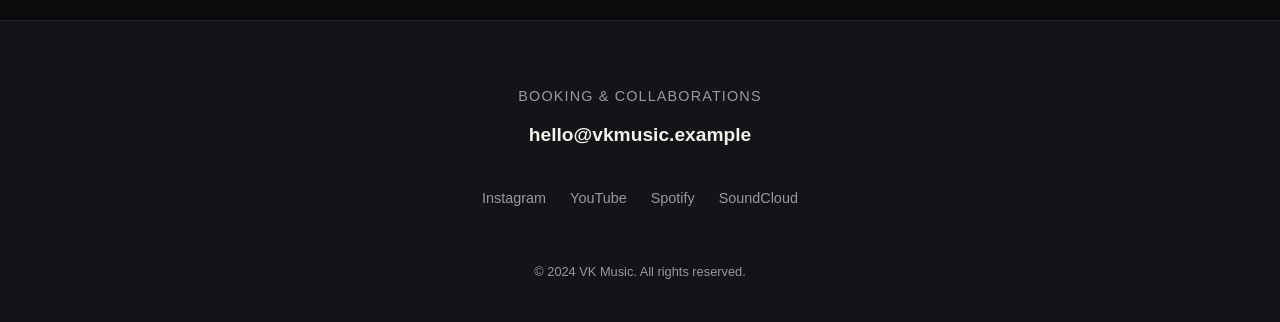
<file: Music-Content-website/index.html>
<!DOCTYPE html>
<html lang="en">
<head>
<meta charset="UTF-8">
<!-- Responsive viewport is required so the flex layouts reflow correctly on mobile -->
<meta name="viewport" content="width=device-width, initial-scale=1.0">
<title>VK Music — Independent Producer &amp; Vocalist</title>
<link rel="stylesheet" href="style.css">
</head>
<body>

  <!-- ============ HEADER ============
       position: sticky (in CSS) keeps this visible while scrolling the long page,
       which matters for a single-page site with no other way back to nav. -->
  <header class="site-header">
    <div class="header-inner">
      <a href="#hero" class="logo-text">VK</a>
      <nav class="main-nav">
        <a href="#tracks">Tracks</a>
        <a href="#about">About</a>
        <a href="#contact">Contact</a>
      </nav>
    </div>
  </header>

  <!-- ============ HERO ============
       id="hero" gives the logo link above a scroll target.
       Uses a flex column so the logo, title, and tagline stack and center
       regardless of viewport height. -->
  <section id="hero" class="hero">
    <div class="hero-content">
      <!-- Placeholder logo: a plain div styled as a circle in CSS.
           Swap the div for <img src="logo.png" alt="VK Music logo"> when real art exists. -->
      <div class="logo-placeholder" aria-label="VK Music channel logo placeholder">VK</div>

      <h1 class="brand-name">VK Music</h1>
      <p class="tagline">Independent production &amp; vocals — songs written, sung, and mixed in a bedroom studio, built for headphones and late nights.</p>

      <!-- Anchor link doubles as a call-to-action, no JS needed -->
      <a href="#tracks" class="cta-button">Listen Now</a>
    </div>
  </section>

  <!-- ============ TRACKS ============
       Flexbox wrap lets cards reflow from a row (desktop) to a column (mobile)
       without any media-query duplication of layout logic. -->
  <section id="tracks" class="tracks-section">
    <h2 class="section-title">Recent Releases</h2>

    <div class="track-list">

      <!-- Each .track-card is an identical, self-contained block.
           Duplicating this markup 3-4 times is intentional: it's simpler
           and more transparent than generating cards with JS for a static page. -->
      <article class="track-card">
        <div class="track-art" aria-hidden="true"></div>
        <div class="track-info">
          <h3 class="track-title">Midnight Static</h3>
          <p class="track-meta">Single · 2024</p>
        </div>
        <!-- type="button" prevents accidental form-submit behavior if this
             page is ever embedded inside a form -->
        <button type="button" class="play-button" aria-label="Play Midnight Static">
          <span class="play-icon">&#9658;</span> Play
        </button>
      </article>

      <article class="track-card">
        <div class="track-art" aria-hidden="true"></div>
        <div class="track-info">
          <h3 class="track-title">Glass Horizon</h3>
          <p class="track-meta">EP Track · 2024</p>
        </div>
        <button type="button" class="play-button" aria-label="Play Glass Horizon">
          <span class="play-icon">&#9658;</span> Play
        </button>
      </article>

      <article class="track-card">
        <div class="track-art" aria-hidden="true"></div>
        <div class="track-info">
          <h3 class="track-title">Low Light</h3>
          <p class="track-meta">Single · 2023</p>
        </div>
        <button type="button" class="play-button" aria-label="Play Low Light">
          <span class="play-icon">&#9658;</span> Play
        </button>
      </article>

      <article class="track-card">
        <div class="track-art" aria-hidden="true"></div>
        <div class="track-info">
          <h3 class="track-title">Afterglow</h3>
          <p class="track-meta">Single · 2023</p>
        </div>
        <button type="button" class="play-button" aria-label="Play Afterglow">
          <span class="play-icon">&#9658;</span> Play
        </button>
      </article>

    </div>
  </section>

  <!-- ============ ABOUT ============
       Kept short and text-only: a wide max-width would hurt readability,
       so this section is narrowed and centered in CSS. -->
  <section id="about" class="about-section">
    <h2 class="section-title">About</h2>
    <p class="about-text">
      VK Music is a one-person studio project — writing, singing, and mixing every
      track independently. The sound leans atmospheric and lo-fi, built around
      layered vocals and warm, imperfect production. New music drops when it's ready,
      not on a schedule.
    </p>
  </section>

  <!-- ============ FOOTER ============
       Also acts as the Contact section (id="contact") so the nav link has
       a target without needing a separate section. -->
  <footer id="contact" class="site-footer">
    <div class="footer-inner">
      <p class="footer-heading">Booking &amp; Collaborations</p>
      <a href="mailto:hello@vkmusic.example" class="footer-email">hello@vkmusic.example</a>

      <!-- Social links: plain text labels instead of icon fonts/SVGs so the
           page has zero external dependencies, per the "no libraries" requirement -->
      <div class="social-links">
        <a href="#" target="_blank" rel="noopener noreferrer">Instagram</a>
        <a href="#" target="_blank" rel="noopener noreferrer">YouTube</a>
        <a href="#" target="_blank" rel="noopener noreferrer">Spotify</a>
        <a href="#" target="_blank" rel="noopener noreferrer">SoundCloud</a>
      </div>

      <p class="copyright">&copy; 2024 VK Music. All rights reserved.</p>
    </div>
  </footer>

</body>
</html>
</file>
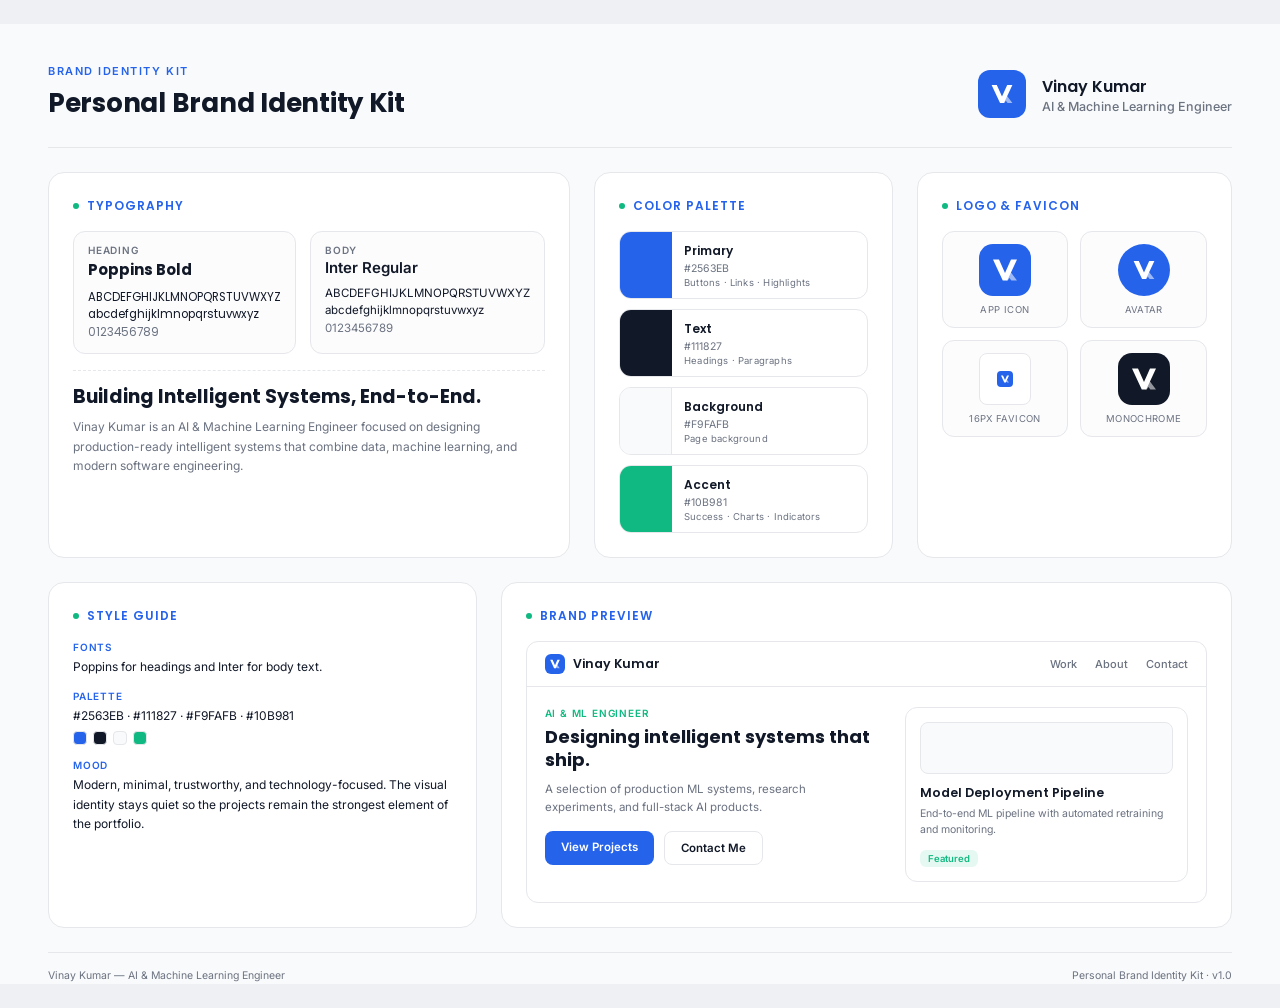
<file: Personal-Brand-Identity-Kit/index.html>
<!DOCTYPE html>
<html lang="en">
<head>
<meta charset="UTF-8">
<title>Vinay Kumar — Personal Brand Identity Kit</title>
<link rel="preconnect" href="https://fonts.googleapis.com">
<link rel="preconnect" href="https://fonts.gstatic.com" crossorigin>
<link href="https://fonts.googleapis.com/css2?family=Inter:wght@400;500;600&family=Poppins:wght@400;600;700&display=swap" rel="stylesheet">
<style>
  :root{
    --primary:#2563EB;
    --text:#111827;
    --bg:#F9FAFB;
    --accent:#10B981;
    --card:#FFFFFF;
    --border:#E5E7EB;
    --muted:#6B7280;
    --sp:8px;
  }

  *{box-sizing:border-box; margin:0; padding:0;}

  html,body{
    background:#EEF0F3;
    font-family:'Inter', sans-serif;
    color:var(--text);
  }

  .page{
    width:1280px;
    height:960px;
    margin:24px auto;
    background:var(--bg);
    padding:40px 48px;
    display:flex;
    flex-direction:column;
    gap:24px;
  }

  h2.section-title{
    font-family:'Poppins', sans-serif;
    font-weight:600;
    font-size:12px;
    letter-spacing:0.08em;
    text-transform:uppercase;
    color:var(--primary);
    display:flex;
    align-items:center;
    gap:8px;
    margin-bottom:16px;
  }
  h2.section-title .dot{
    width:6px; height:6px; border-radius:50%;
    background:var(--accent);
  }

  .card{
    background:var(--card);
    border:1px solid var(--border);
    border-radius:16px;
    padding:24px;
  }

  /* ================= HEADER ================= */
  .kit-header{
    display:flex;
    align-items:center;
    justify-content:space-between;
    padding-bottom:24px;
    border-bottom:1px solid var(--border);
  }

  .kit-header .eyebrow{
    font-size:11px;
    letter-spacing:0.14em;
    text-transform:uppercase;
    color:var(--primary);
    font-weight:600;
    margin-bottom:6px;
  }

  .kit-header h1{
    font-family:'Poppins', sans-serif;
    font-weight:700;
    font-size:26px;
    letter-spacing:-0.01em;
  }

  .header-identity{
    display:flex;
    align-items:center;
    gap:16px;
  }

  .header-identity .name{
    font-family:'Poppins', sans-serif;
    font-weight:600;
    font-size:16px;
  }
  .header-identity .role{
    font-size:12.5px;
    color:var(--muted);
    font-weight:500;
  }

  /* ================= MAIN GRID ROW 1: Typography / Palette / Logo ================= */
  .row-one{
    display:grid;
    grid-template-columns: 1.35fr 0.9fr 0.95fr;
    gap:24px;
    flex:1;
  }

  /* Typography */
  .font-pair{
    display:grid;
    grid-template-columns:1fr 1fr;
    gap:14px;
    margin-bottom:16px;
  }
  .font-block{
    border:1px solid var(--border);
    border-radius:12px;
    padding:12px 14px;
    background:#FCFCFD;
  }
  .font-block .font-label{
    font-size:10px;
    text-transform:uppercase;
    letter-spacing:0.08em;
    color:var(--muted);
    font-weight:600;
    margin-bottom:2px;
  }
  .font-block .font-name{
    font-size:15px;
    font-weight:700;
    margin-bottom:8px;
  }
  .font-block.heading .font-name{ font-family:'Poppins', sans-serif; }
  .font-block.body .font-name{ font-family:'Inter', sans-serif; font-weight:600;}
  .glyphs{ font-size:11.5px; line-height:1.5; color:var(--text); }
  .font-block.heading .glyphs{ font-family:'Poppins', sans-serif; font-weight:400;}
  .font-block.body .glyphs{ font-family:'Inter', sans-serif; }
  .glyph-row.nums{ color:var(--muted); }

  .type-sample{
    border-top:1px dashed var(--border);
    padding-top:14px;
  }
  .type-sample .h-sample{
    font-family:'Poppins', sans-serif;
    font-weight:700;
    font-size:19px;
    line-height:1.3;
    margin-bottom:8px;
  }
  .type-sample .p-sample{
    font-family:'Inter', sans-serif;
    font-size:12px;
    color:var(--muted);
    line-height:1.6;
  }

  /* Color Palette */
  .swatch-col{
    display:flex;
    flex-direction:column;
    gap:10px;
  }
  .swatch{
    border:1px solid var(--border);
    border-radius:12px;
    overflow:hidden;
    display:flex;
    align-items:stretch;
  }
  .swatch .fill{
    width:52px;
    flex-shrink:0;
  }
  .swatch .meta{
    padding:10px 12px;
    display:flex;
    flex-direction:column;
    justify-content:center;
    gap:2px;
  }
  .swatch .meta .name{
    font-family:'Poppins', sans-serif;
    font-weight:600;
    font-size:12px;
  }
  .swatch .meta .hex{
    font-size:10.5px;
    color:var(--muted);
    font-family:'Inter', monospace, sans-serif;
  }
  .swatch .meta .usage{
    font-size:9.5px;
    color:var(--muted);
    letter-spacing:0.02em;
  }

  /* Logo / Favicon */
  .logo-grid{
    display:grid;
    grid-template-columns:1fr 1fr;
    gap:12px;
  }
  .logo-tile-wrap{
    border:1px solid var(--border);
    border-radius:12px;
    padding:12px 10px;
    display:flex;
    flex-direction:column;
    align-items:center;
    justify-content:center;
    gap:8px;
    background:#FCFCFD;
  }
  .logo-tile-wrap .cap{
    font-size:9.5px;
    color:var(--muted);
    letter-spacing:0.04em;
    text-transform:uppercase;
  }
  .mark-square{
    width:52px; height:52px;
    border-radius:14px;
    display:flex; align-items:center; justify-content:center;
  }
  .mark-square.primary{ background:var(--primary); }
  .mark-square.white{ background:#fff; border:1px solid var(--border); }
  .mark-circle{
    width:52px; height:52px;
    border-radius:50%;
    background:var(--primary);
    display:flex; align-items:center; justify-content:center;
  }
  .mark-mono{
    width:52px; height:52px;
    border-radius:14px;
    background:var(--text);
    display:flex; align-items:center; justify-content:center;
  }
  .mark-favicon{
    width:16px; height:16px;
    border-radius:4px;
    background:var(--primary);
    display:flex; align-items:center; justify-content:center;
  }
  .favicon-frame{
    width:52px; height:52px;
    border:1px solid var(--border);
    border-radius:8px;
    background:#fff;
    display:flex; align-items:center; justify-content:center;
  }

  /* ================= MAIN GRID ROW 2: Style Note / Brand Preview ================= */
  .row-two{
    display:grid;
    grid-template-columns: 0.85fr 1.45fr;
    gap:24px;
  }

  .style-card .row{ margin-bottom:14px; }
  .style-card .row:last-child{ margin-bottom:0; }
  .style-card .label{
    font-size:10px;
    text-transform:uppercase;
    letter-spacing:0.08em;
    color:var(--primary);
    font-weight:600;
    margin-bottom:4px;
  }
  .style-card .value{
    font-size:12px;
    line-height:1.6;
    color:var(--text);
  }
  .style-card .dots{ display:flex; gap:6px; margin-top:6px; }
  .style-card .dots span{ width:14px; height:14px; border-radius:4px; border:1px solid var(--border); }

  /* Brand Preview mockup */
  .preview-frame{
    border:1px solid var(--border);
    border-radius:12px;
    overflow:hidden;
    background:#fff;
  }
  .mock-nav{
    display:flex;
    align-items:center;
    justify-content:space-between;
    padding:12px 18px;
    border-bottom:1px solid var(--border);
  }
  .mock-nav .brand{
    display:flex; align-items:center; gap:8px;
    font-family:'Poppins', sans-serif;
    font-weight:600;
    font-size:12.5px;
  }
  .mock-nav .brand .mini-mark{
    width:20px; height:20px; border-radius:6px;
    background:var(--primary);
    display:flex; align-items:center; justify-content:center;
  }
  .mock-nav .links{
    display:flex; gap:18px;
    font-size:11px;
    color:var(--muted);
    font-weight:500;
  }
  .mock-body{
    padding:20px 18px;
    display:flex;
    gap:20px;
  }
  .mock-left{ flex:1.2; }
  .mock-left .eyebrow{
    font-size:10px; text-transform:uppercase; letter-spacing:0.08em;
    color:var(--accent); font-weight:600; margin-bottom:6px;
  }
  .mock-left h3{
    font-family:'Poppins', sans-serif;
    font-weight:700;
    font-size:18px;
    line-height:1.3;
    margin-bottom:8px;
  }
  .mock-left p{
    font-size:11.5px;
    color:var(--muted);
    line-height:1.6;
    margin-bottom:14px;
    max-width:90%;
  }
  .mock-buttons{ display:flex; gap:10px; }
  .btn-primary{
    background:var(--primary);
    color:#fff;
    font-size:11.5px;
    font-weight:600;
    padding:9px 16px;
    border-radius:8px;
    font-family:'Inter', sans-serif;
  }
  .btn-secondary{
    background:#fff;
    color:var(--text);
    font-size:11.5px;
    font-weight:600;
    padding:9px 16px;
    border-radius:8px;
    border:1px solid var(--border);
    font-family:'Inter', sans-serif;
  }
  .mock-right{ flex:1; }
  .project-card{
    border:1px solid var(--border);
    border-radius:12px;
    padding:14px;
  }
  .project-card .thumb{
    height:52px;
    border-radius:8px;
    background:var(--bg);
    border:1px solid var(--border);
    margin-bottom:10px;
  }
  .project-card h4{
    font-family:'Poppins', sans-serif;
    font-size:12.5px;
    font-weight:600;
    margin-bottom:4px;
  }
  .project-card p{
    font-size:10.5px;
    color:var(--muted);
    line-height:1.5;
    margin-bottom:8px;
  }
  .tag{
    display:inline-block;
    font-size:9.5px;
    font-weight:600;
    color:var(--accent);
    background:rgba(16,185,129,0.1);
    padding:3px 8px;
    border-radius:6px;
  }

  /* ================= FOOTER ================= */
  .kit-footer{
    display:flex;
    justify-content:space-between;
    font-size:10.5px;
    color:var(--muted);
    padding-top:16px;
    border-top:1px solid var(--border);
  }
</style>
</head>
<body>

<div class="page">

  <!-- HEADER -->
  <div class="kit-header">
    <div>
      <div class="eyebrow">Brand Identity Kit</div>
      <h1>Personal Brand Identity Kit</h1>
    </div>
    <div class="header-identity">
      <div class="mark-square primary" style="width:48px;height:48px;border-radius:12px;">
        <svg width="26" height="26" viewBox="0 0 40 40" fill="none" xmlns="http://www.w3.org/2000/svg">
          <path d="M4 6H12L20 24L28 6H36L23 34H17L4 6Z" fill="white"/>
          <path d="M22 34L27 22L36 34H28.5L26 30.5L23.5 34H22Z" fill="white" fill-opacity="0.55"/>
        </svg>
      </div>
      <div>
        <div class="name">Vinay Kumar</div>
        <div class="role">AI &amp; Machine Learning Engineer</div>
      </div>
    </div>
  </div>

  <!-- ROW 1 -->
  <div class="row-one">

    <!-- Typography -->
    <div class="card">
      <h2 class="section-title"><span class="dot"></span>Typography</h2>
      <div class="font-pair">
        <div class="font-block heading">
          <div class="font-label">Heading</div>
          <div class="font-name">Poppins Bold</div>
          <div class="glyphs">
            <div class="glyph-row">ABCDEFGHIJKLMNOPQRSTUVWXYZ</div>
            <div class="glyph-row">abcdefghijklmnopqrstuvwxyz</div>
            <div class="glyph-row nums">0123456789</div>
          </div>
        </div>
        <div class="font-block body">
          <div class="font-label">Body</div>
          <div class="font-name">Inter Regular</div>
          <div class="glyphs">
            <div class="glyph-row">ABCDEFGHIJKLMNOPQRSTUVWXYZ</div>
            <div class="glyph-row">abcdefghijklmnopqrstuvwxyz</div>
            <div class="glyph-row nums">0123456789</div>
          </div>
        </div>
      </div>
      <div class="type-sample">
        <div class="h-sample">Building Intelligent Systems, End-to-End.</div>
        <div class="p-sample">Vinay Kumar is an AI &amp; Machine Learning Engineer focused on designing production-ready intelligent systems that combine data, machine learning, and modern software engineering.</div>
      </div>
    </div>

    <!-- Color Palette -->
    <div class="card">
      <h2 class="section-title"><span class="dot"></span>Color Palette</h2>
      <div class="swatch-col">
        <div class="swatch">
          <div class="fill" style="background:#2563EB;"></div>
          <div class="meta">
            <div class="name">Primary</div>
            <div class="hex">#2563EB</div>
            <div class="usage">Buttons · Links · Highlights</div>
          </div>
        </div>
        <div class="swatch">
          <div class="fill" style="background:#111827;"></div>
          <div class="meta">
            <div class="name">Text</div>
            <div class="hex">#111827</div>
            <div class="usage">Headings · Paragraphs</div>
          </div>
        </div>
        <div class="swatch">
          <div class="fill" style="background:#F9FAFB; border-right:1px solid var(--border);"></div>
          <div class="meta">
            <div class="name">Background</div>
            <div class="hex">#F9FAFB</div>
            <div class="usage">Page background</div>
          </div>
        </div>
        <div class="swatch">
          <div class="fill" style="background:#10B981;"></div>
          <div class="meta">
            <div class="name">Accent</div>
            <div class="hex">#10B981</div>
            <div class="usage">Success · Charts · Indicators</div>
          </div>
        </div>
      </div>
    </div>

    <!-- Logo / Favicon -->
    <div class="card">
      <h2 class="section-title"><span class="dot"></span>Logo &amp; Favicon</h2>
      <div class="logo-grid">
        <div class="logo-tile-wrap">
          <div class="mark-square primary">
            <svg width="30" height="30" viewBox="0 0 40 40" fill="none" xmlns="http://www.w3.org/2000/svg">
              <path d="M4 6H12L20 24L28 6H36L23 34H17L4 6Z" fill="white"/>
              <path d="M22 34L27 22L36 34H28.5L26 30.5L23.5 34H22Z" fill="white" fill-opacity="0.55"/>
            </svg>
          </div>
          <div class="cap">App Icon</div>
        </div>
        <div class="logo-tile-wrap">
          <div class="mark-circle">
            <svg width="26" height="26" viewBox="0 0 40 40" fill="none" xmlns="http://www.w3.org/2000/svg">
              <path d="M4 6H12L20 24L28 6H36L23 34H17L4 6Z" fill="white"/>
              <path d="M22 34L27 22L36 34H28.5L26 30.5L23.5 34H22Z" fill="white" fill-opacity="0.55"/>
            </svg>
          </div>
          <div class="cap">Avatar</div>
        </div>
        <div class="logo-tile-wrap">
          <div class="favicon-frame">
            <div class="mark-favicon">
              <svg width="10" height="10" viewBox="0 0 40 40" fill="none" xmlns="http://www.w3.org/2000/svg">
                <path d="M4 6H12L20 24L28 6H36L23 34H17L4 6Z" fill="white"/>
                <path d="M22 34L27 22L36 34H28.5L26 30.5L23.5 34H22Z" fill="white" fill-opacity="0.55"/>
              </svg>
            </div>
          </div>
          <div class="cap">16px Favicon</div>
        </div>
        <div class="logo-tile-wrap">
          <div class="mark-mono">
            <svg width="30" height="30" viewBox="0 0 40 40" fill="none" xmlns="http://www.w3.org/2000/svg">
              <path d="M4 6H12L20 24L28 6H36L23 34H17L4 6Z" fill="white"/>
              <path d="M22 34L27 22L36 34H28.5L26 30.5L23.5 34H22Z" fill="white" fill-opacity="0.55"/>
            </svg>
          </div>
          <div class="cap">Monochrome</div>
        </div>
      </div>
    </div>

  </div>

  <!-- ROW 2 -->
  <div class="row-two">

    <!-- Style Note -->
    <div class="card style-card">
      <h2 class="section-title"><span class="dot"></span>Style Guide</h2>
      <div class="row">
        <div class="label">Fonts</div>
        <div class="value">Poppins for headings and Inter for body text.</div>
      </div>
      <div class="row">
        <div class="label">Palette</div>
        <div class="value">#2563EB &middot; #111827 &middot; #F9FAFB &middot; #10B981</div>
        <div class="dots">
          <span style="background:#2563EB;"></span>
          <span style="background:#111827;"></span>
          <span style="background:#F9FAFB;"></span>
          <span style="background:#10B981;"></span>
        </div>
      </div>
      <div class="row">
        <div class="label">Mood</div>
        <div class="value">Modern, minimal, trustworthy, and technology-focused. The visual identity stays quiet so the projects remain the strongest element of the portfolio.</div>
      </div>
    </div>

    <!-- Brand Preview -->
    <div class="card" style="padding:24px;">
      <h2 class="section-title"><span class="dot"></span>Brand Preview</h2>
      <div class="preview-frame">
        <div class="mock-nav">
          <div class="brand">
            <div class="mini-mark">
              <svg width="12" height="12" viewBox="0 0 40 40" fill="none" xmlns="http://www.w3.org/2000/svg">
                <path d="M4 6H12L20 24L28 6H36L23 34H17L4 6Z" fill="white"/>
                <path d="M22 34L27 22L36 34H28.5L26 30.5L23.5 34H22Z" fill="white" fill-opacity="0.55"/>
              </svg>
            </div>
            Vinay Kumar
          </div>
          <div class="links">
            <span>Work</span><span>About</span><span>Contact</span>
          </div>
        </div>
        <div class="mock-body">
          <div class="mock-left">
            <div class="eyebrow">AI &amp; ML Engineer</div>
            <h3>Designing intelligent systems that ship.</h3>
            <p>A selection of production ML systems, research experiments, and full-stack AI products.</p>
            <div class="mock-buttons">
              <div class="btn-primary">View Projects</div>
              <div class="btn-secondary">Contact Me</div>
            </div>
          </div>
          <div class="mock-right">
            <div class="project-card">
              <div class="thumb"></div>
              <h4>Model Deployment Pipeline</h4>
              <p>End-to-end ML pipeline with automated retraining and monitoring.</p>
              <span class="tag">Featured</span>
            </div>
          </div>
        </div>
      </div>
    </div>

  </div>

  <!-- FOOTER -->
  <div class="kit-footer">
    <span>Vinay Kumar — AI &amp; Machine Learning Engineer</span>
    <span>Personal Brand Identity Kit · v1.0</span>
  </div>

</div>

</body>
</html>
</file>
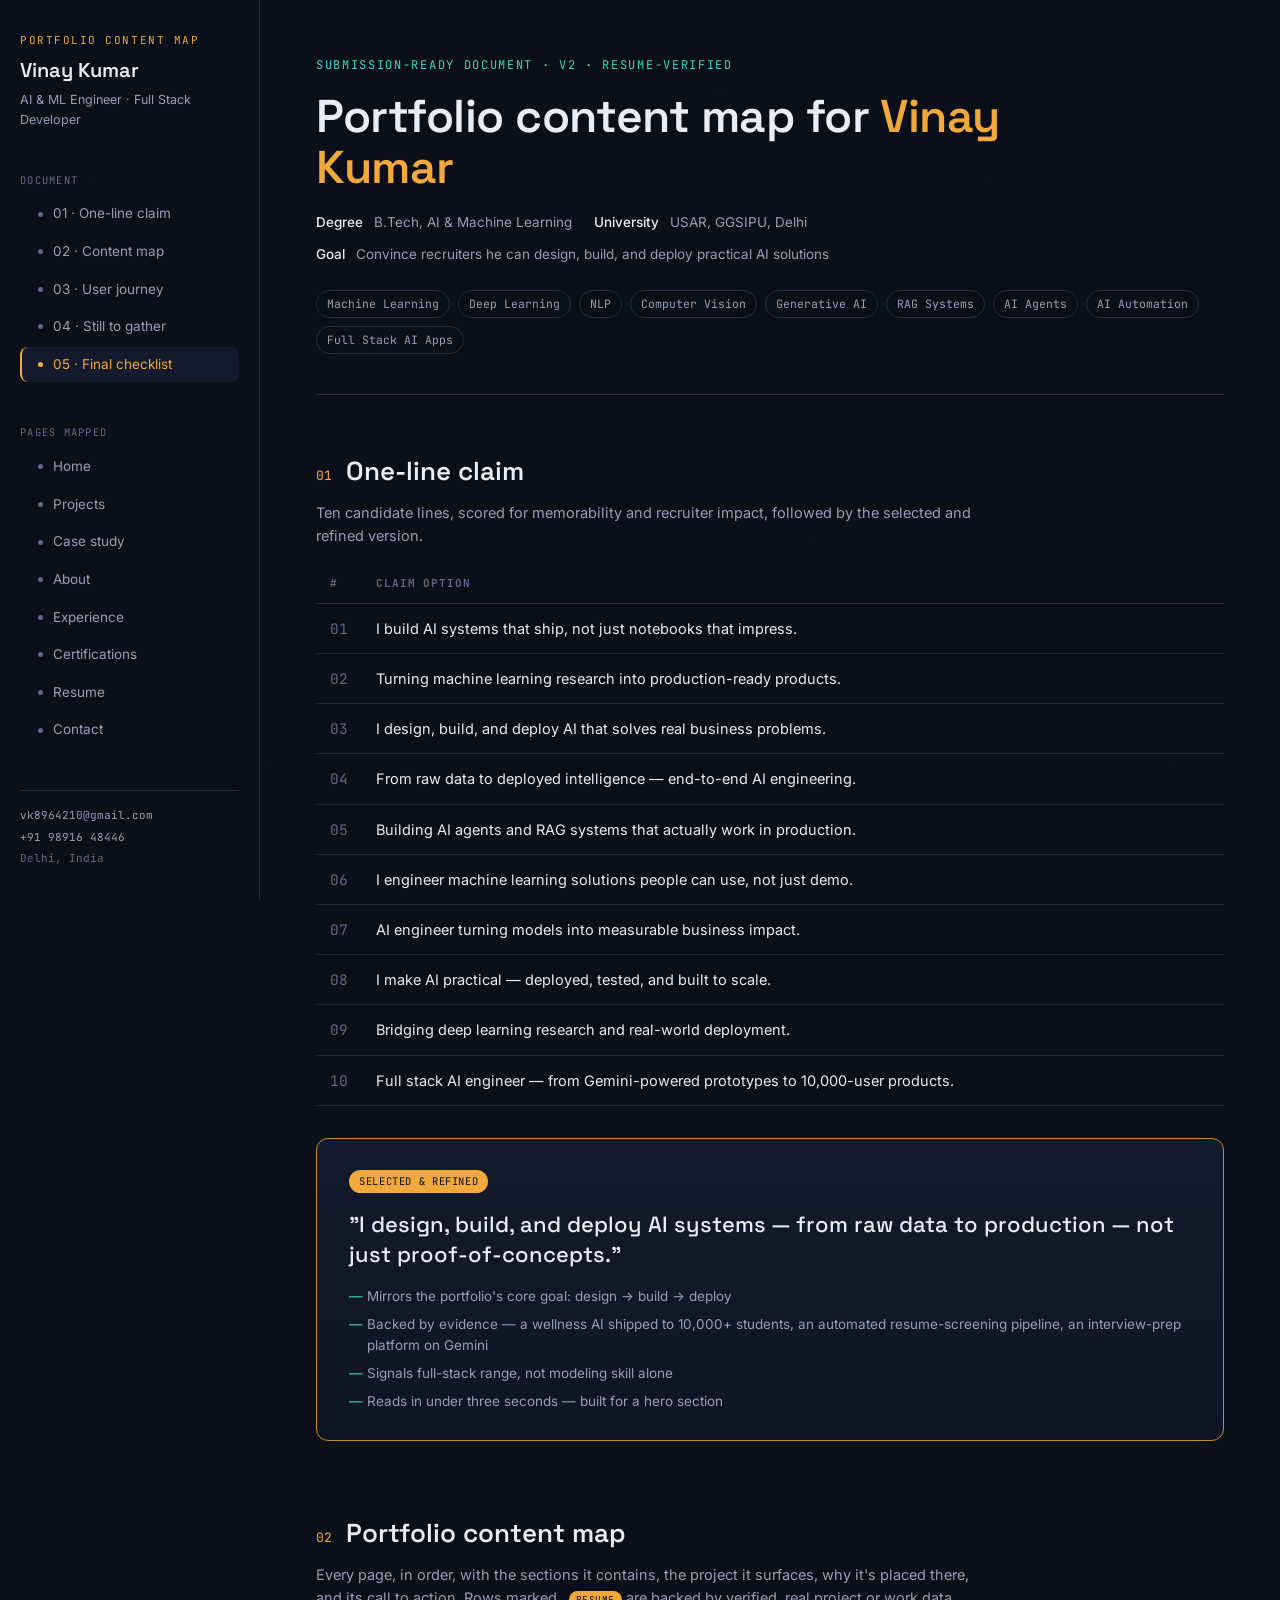
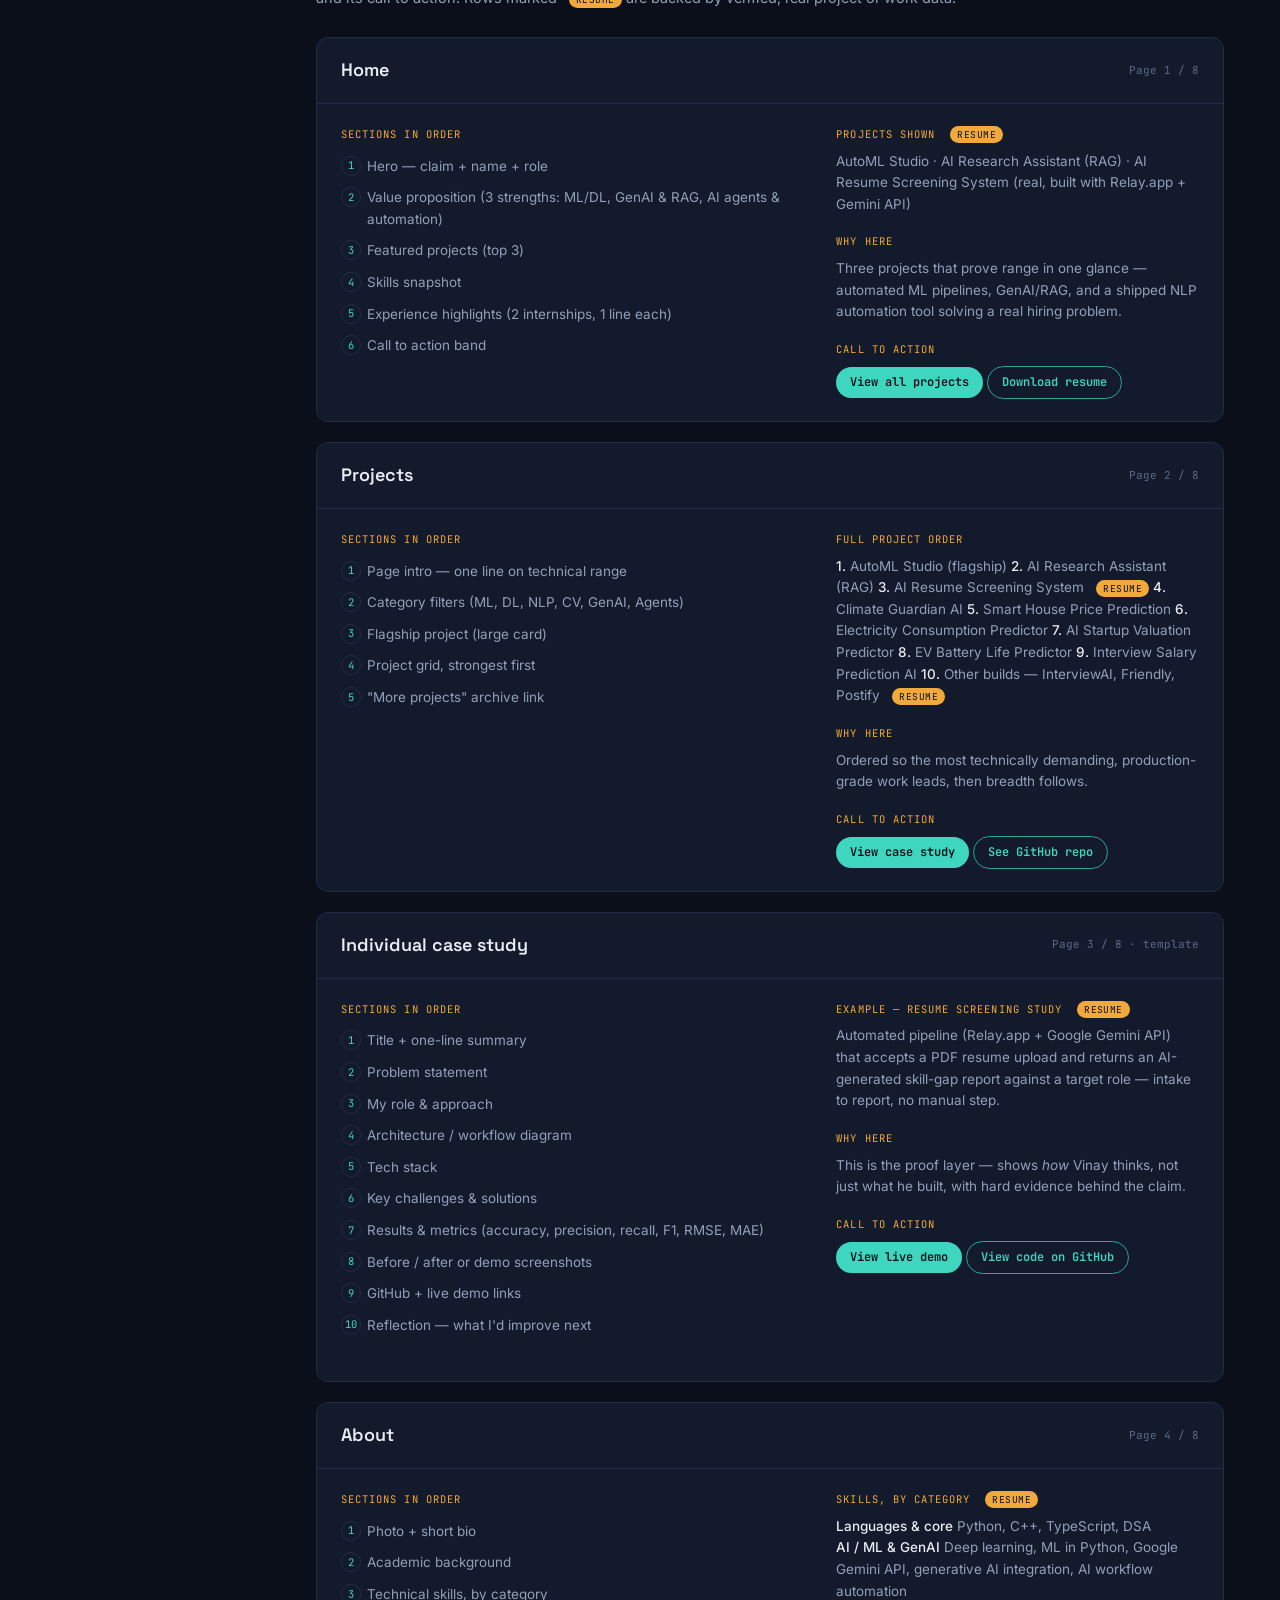
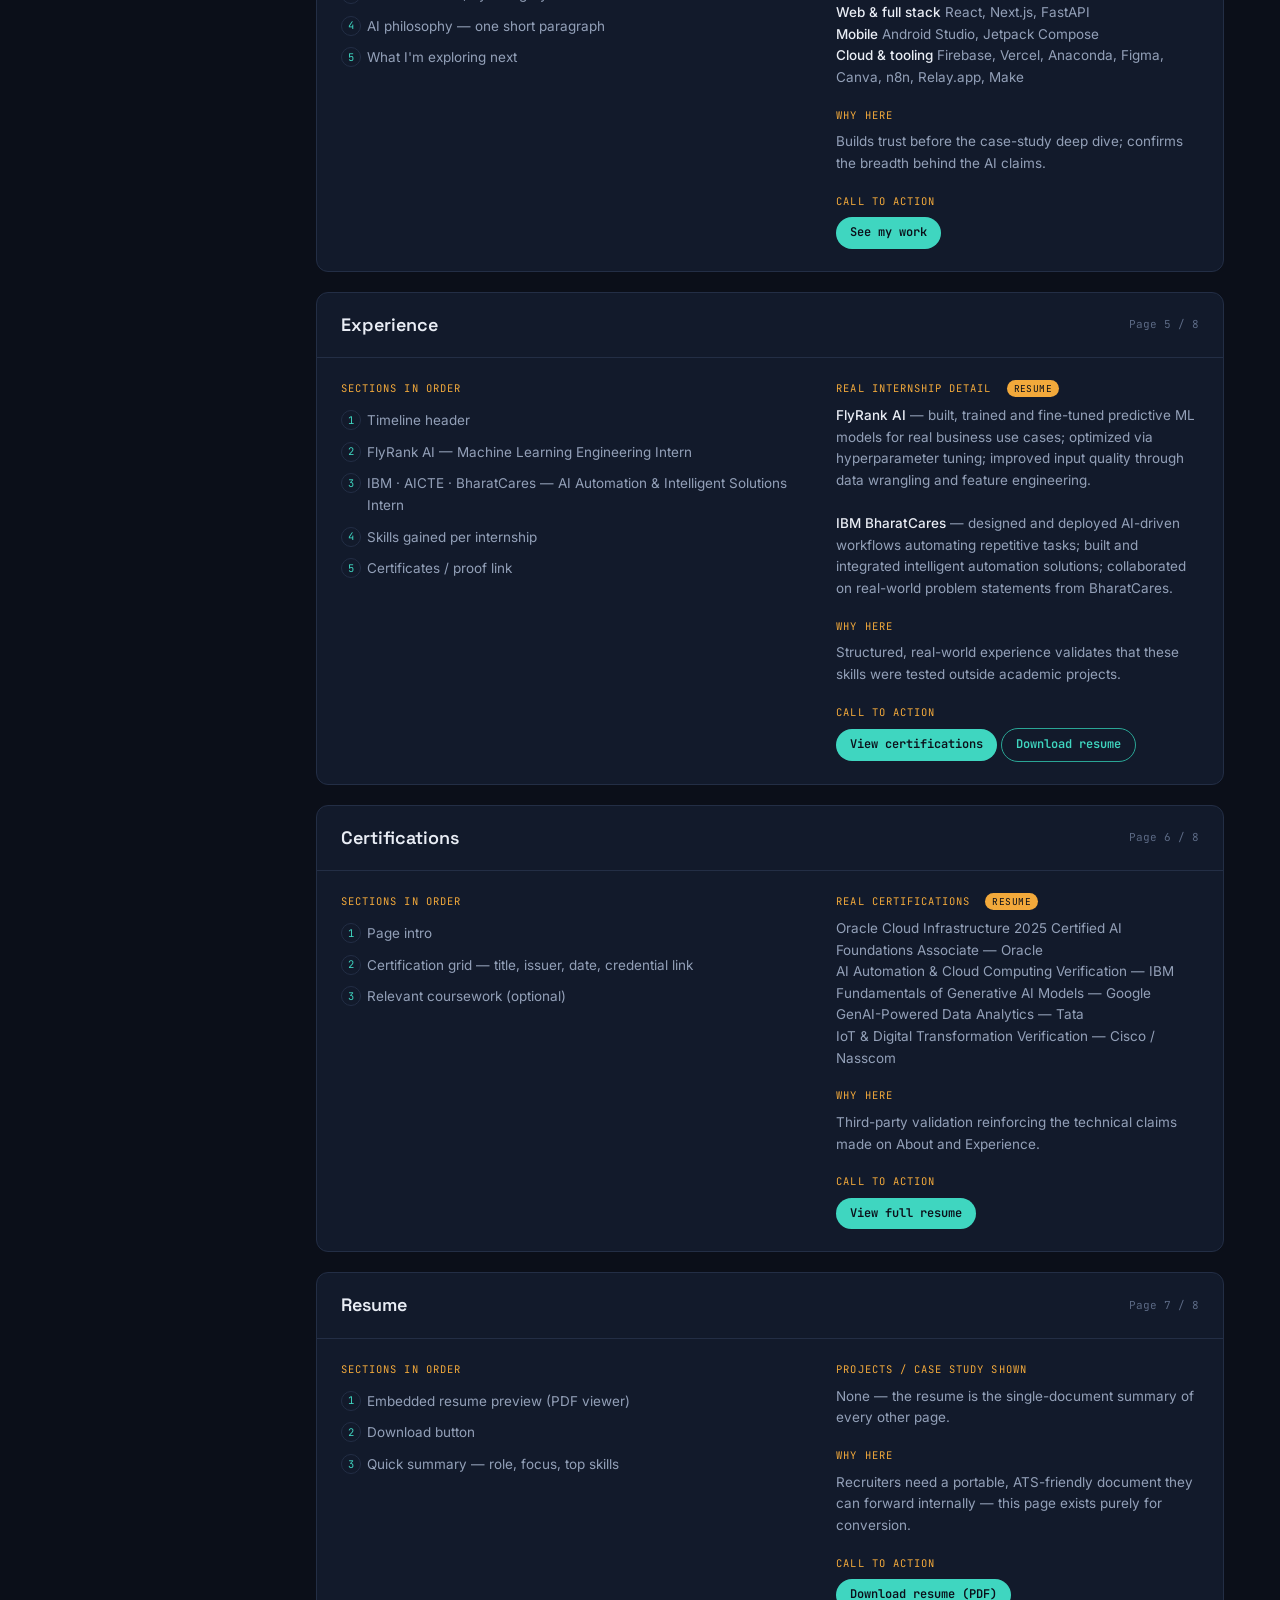
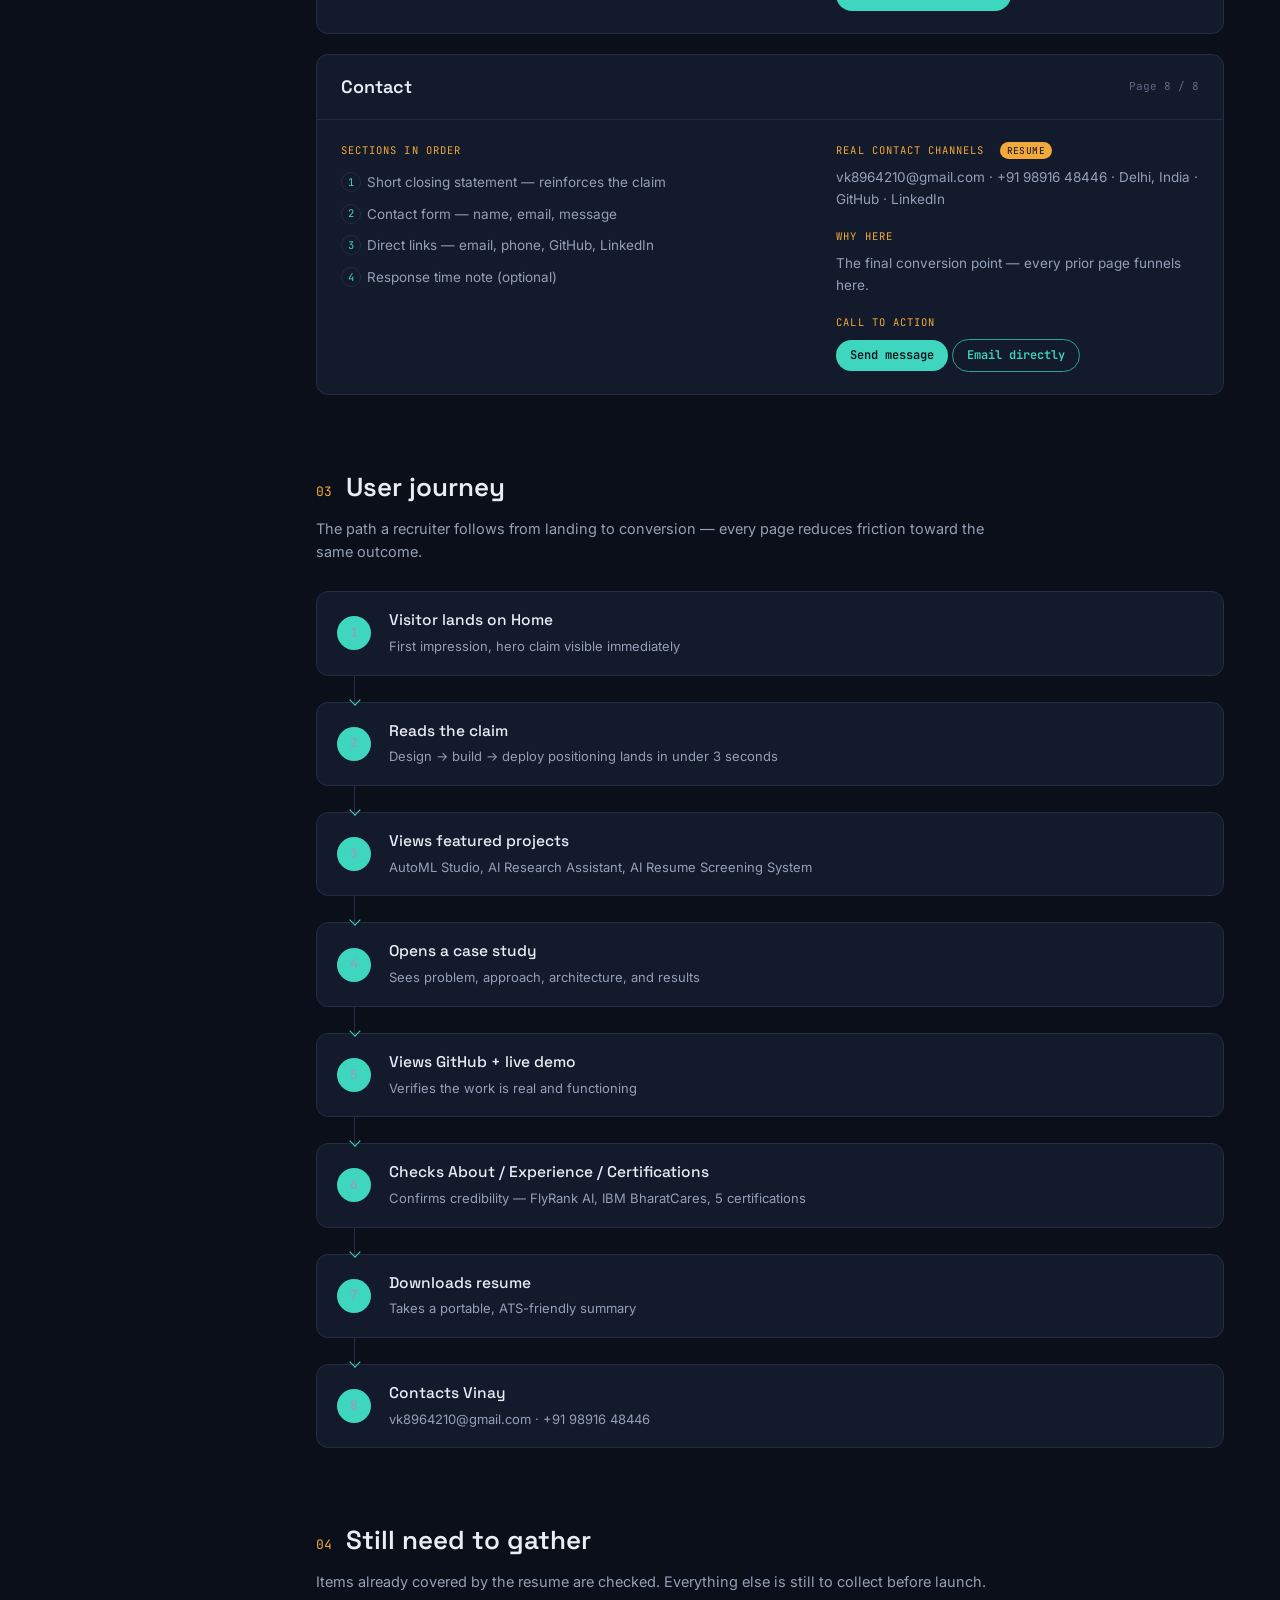
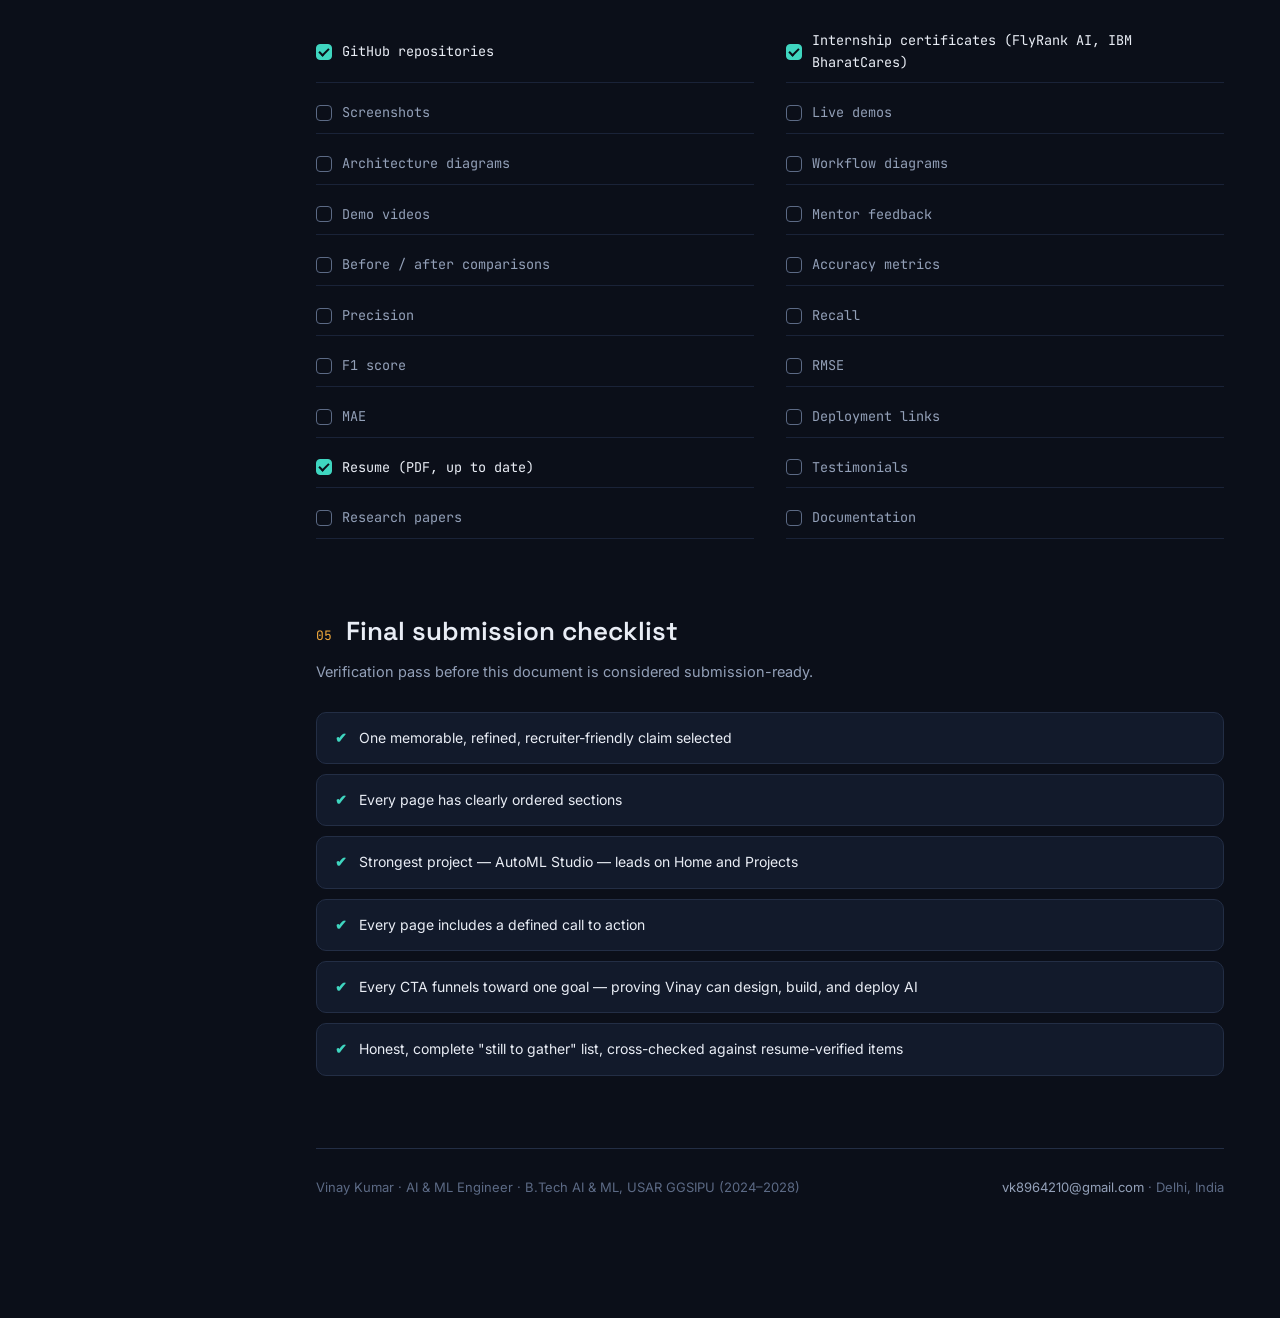
<file: Portfolio-Content-Map/index.html>
<!DOCTYPE html>
<html lang="en">
<head>
<meta charset="UTF-8">
<meta name="viewport" content="width=device-width, initial-scale=1.0">
<title>Vinay Kumar — Portfolio Content Map</title>
<link rel="preconnect" href="https://fonts.googleapis.com">
<link rel="preconnect" href="https://fonts.gstatic.com" crossorigin>
<link href="https://fonts.googleapis.com/css2?family=Space+Grotesk:wght@400;500;600;700&family=Inter:wght@400;500;600&family=JetBrains+Mono:wght@400;500;600&display=swap" rel="stylesheet">
<style>
  :root{
    --bg:#0B0F19;
    --panel:#121A2B;
    --panel-2:#0F1524;
    --border:#232E45;
    --border-soft:#1A2338;
    --text:#E9EDF5;
    --text-dim:#93A0B8;
    --text-faint:#5C6A85;
    --amber:#F2A93B;
    --amber-dim:#C98A2C;
    --cyan:#3FD6C0;
    --cyan-dim:#2AA595;
    --radius:12px;
    --font-display:'Space Grotesk',sans-serif;
    --font-body:'Inter',sans-serif;
    --font-mono:'JetBrains Mono',monospace;
  }
  *{box-sizing:border-box;margin:0;padding:0;}
  html{scroll-behavior:smooth;}
  body{
    background:var(--bg);
    color:var(--text);
    font-family:var(--font-body);
    line-height:1.6;
    font-size:16px;
    -webkit-font-smoothing:antialiased;
  }
  a{color:var(--cyan);}

  /* ---------- background node texture ---------- */
  .node-field{
    position:fixed;inset:0;z-index:0;pointer-events:none;
    background-image:
      radial-gradient(1px 1px at 10% 20%, var(--border-soft) 1px, transparent 1px),
      radial-gradient(1px 1px at 80% 10%, var(--border-soft) 1px, transparent 1px),
      radial-gradient(1px 1px at 60% 70%, var(--border-soft) 1px, transparent 1px),
      radial-gradient(1px 1px at 30% 85%, var(--border-soft) 1px, transparent 1px),
      radial-gradient(1px 1px at 90% 60%, var(--border-soft) 1px, transparent 1px);
    background-size:900px 900px;
    opacity:.5;
  }

  /* ---------- layout shell ---------- */
  .shell{position:relative;z-index:1;display:flex;max-width:1280px;margin:0 auto;min-height:100vh;}

  /* ---------- sidebar / the map ---------- */
  .sidebar{
    width:260px;flex-shrink:0;position:sticky;top:0;height:100vh;
    padding:32px 20px;border-right:1px solid var(--border);
    display:flex;flex-direction:column;gap:28px;
    overflow-y:auto;
  }
  .brand{display:flex;flex-direction:column;gap:4px;}
  .brand .mark{
    font-family:var(--font-mono);font-size:11px;color:var(--amber);
    letter-spacing:.14em;text-transform:uppercase;
  }
  .brand .name{font-family:var(--font-display);font-size:20px;font-weight:600;}
  .brand .role{font-size:12.5px;color:var(--text-dim);}

  .toc-group{display:flex;flex-direction:column;gap:2px;}
  .toc-label{
    font-family:var(--font-mono);font-size:10.5px;color:var(--text-faint);
    text-transform:uppercase;letter-spacing:.12em;margin:14px 0 6px;
  }
  .toc-link{
    position:relative;display:flex;align-items:center;gap:10px;
    font-size:13.5px;color:var(--text-dim);text-decoration:none;
    padding:7px 10px 7px 16px;border-radius:8px;border-left:2px solid transparent;
    transition:color .15s ease, border-color .15s ease, background .15s ease;
  }
  .toc-link:hover{color:var(--text);background:var(--panel);}
  .toc-link.active{color:var(--amber);border-left-color:var(--amber);background:var(--panel);}
  .toc-link .dot{
    width:5px;height:5px;border-radius:50%;background:var(--text-faint);flex-shrink:0;
  }
  .toc-link.active .dot{background:var(--amber);}

  .sidebar-foot{
    margin-top:auto;padding-top:16px;border-top:1px solid var(--border);
    font-family:var(--font-mono);font-size:11px;color:var(--text-faint);
    display:flex;flex-direction:column;gap:4px;
  }
  .sidebar-foot a{color:var(--text-dim);text-decoration:none;}
  .sidebar-foot a:hover{color:var(--cyan);}

  /* ---------- main ---------- */
  main{flex:1;min-width:0;padding:56px 56px 120px;}

  /* hero */
  .hero{padding-bottom:40px;border-bottom:1px solid var(--border);margin-bottom:56px;}
  .eyebrow{
    font-family:var(--font-mono);font-size:12px;color:var(--cyan);
    letter-spacing:.14em;text-transform:uppercase;margin-bottom:16px;display:block;
  }
  .hero h1{
    font-family:var(--font-display);font-weight:600;
    font-size:clamp(30px,4vw,46px);line-height:1.1;letter-spacing:-.01em;
    max-width:820px;margin-bottom:20px;
  }
  .hero h1 .accent{color:var(--amber);}
  .hero-meta{display:flex;flex-wrap:wrap;gap:10px 22px;font-size:13.5px;color:var(--text-dim);margin-bottom:24px;}
  .hero-meta span{display:flex;align-items:center;gap:7px;}
  .hero-meta b{color:var(--text);font-weight:500;}
  .hero-tags{display:flex;flex-wrap:wrap;gap:8px;}
  .tag{
    font-family:var(--font-mono);font-size:11.5px;color:var(--text-dim);
    border:1px solid var(--border);padding:4px 10px;border-radius:20px;
  }

  section{margin-bottom:72px;scroll-margin-top:32px;}
  .sec-head{display:flex;align-items:baseline;gap:14px;margin-bottom:8px;}
  .sec-num{font-family:var(--font-mono);font-size:13px;color:var(--amber);}
  .sec-head h2{font-family:var(--font-display);font-size:26px;font-weight:600;}
  .sec-sub{color:var(--text-dim);font-size:14.5px;max-width:680px;margin-bottom:28px;}

  /* claim options table */
  .claim-table{width:100%;border-collapse:collapse;margin-bottom:32px;}
  .claim-table th{
    text-align:left;font-family:var(--font-mono);font-size:11px;color:var(--text-faint);
    text-transform:uppercase;letter-spacing:.08em;padding:0 14px 10px;border-bottom:1px solid var(--border);
  }
  .claim-table td{padding:13px 14px;border-bottom:1px solid var(--border-soft);font-size:14.5px;vertical-align:top;}
  .claim-table td:first-child{font-family:var(--font-mono);color:var(--text-faint);width:30px;}
  .claim-table tr:hover td{background:var(--panel);}

  .final-claim{
    background:linear-gradient(180deg,var(--panel),var(--panel-2));
    border:1px solid var(--amber-dim);border-radius:var(--radius);
    padding:28px 32px;position:relative;
  }
  .final-claim .badge{
    font-family:var(--font-mono);font-size:10.5px;color:var(--bg);background:var(--amber);
    padding:3px 10px;border-radius:20px;letter-spacing:.06em;text-transform:uppercase;
    display:inline-block;margin-bottom:16px;
  }
  .final-claim p.claim-text{
    font-family:var(--font-display);font-size:22px;font-weight:500;line-height:1.4;color:var(--text);margin-bottom:16px;
  }
  .final-claim ul{list-style:none;display:flex;flex-direction:column;gap:6px;}
  .final-claim li{font-size:13.5px;color:var(--text-dim);padding-left:18px;position:relative;}
  .final-claim li::before{content:"—";position:absolute;left:0;color:var(--cyan);}

  /* content map cards */
  .page-card{
    background:var(--panel);border:1px solid var(--border);border-radius:var(--radius);
    margin-bottom:20px;overflow:hidden;
  }
  .page-card-head{
    display:flex;align-items:center;justify-content:space-between;gap:16px;
    padding:18px 24px;border-bottom:1px solid var(--border);
  }
  .page-card-head h3{font-family:var(--font-display);font-size:18px;font-weight:600;}
  .page-idx{font-family:var(--font-mono);font-size:11px;color:var(--text-faint);}
  .page-card-body{padding:22px 24px;display:grid;grid-template-columns:1.3fr 1fr;gap:24px;}
  .field-label{
    font-family:var(--font-mono);font-size:10.5px;color:var(--amber);
    text-transform:uppercase;letter-spacing:.1em;margin-bottom:8px;
  }
  .field{margin-bottom:18px;}
  .field:last-child{margin-bottom:0;}
  .sections-list{list-style:none;counter-reset:s;}
  .sections-list li{
    counter-increment:s;font-size:13.5px;color:var(--text-dim);padding:5px 0 5px 26px;position:relative;
  }
  .sections-list li::before{
    content:counter(s);position:absolute;left:0;top:5px;
    font-family:var(--font-mono);font-size:10.5px;color:var(--cyan);
    width:18px;height:18px;border:1px solid var(--border);border-radius:50%;
    display:flex;align-items:center;justify-content:center;
  }
  .field p{font-size:13.5px;color:var(--text-dim);}
  .field p b{color:var(--text);font-weight:500;}
  .cta-pill{
    display:inline-flex;align-items:center;gap:6px;font-family:var(--font-mono);font-size:12px;
    color:var(--bg);background:var(--cyan);padding:6px 14px;border-radius:20px;font-weight:600;
  }
  .cta-pill.secondary{background:transparent;color:var(--cyan);border:1px solid var(--cyan-dim);}
  .real-badge{
    font-family:var(--font-mono);font-size:9.5px;color:var(--bg);background:var(--amber);
    padding:2px 7px;border-radius:10px;letter-spacing:.05em;text-transform:uppercase;margin-left:8px;
  }

  @media (max-width:820px){
    .page-card-body{grid-template-columns:1fr;}
  }

  /* journey */
  .journey{display:flex;flex-direction:column;gap:0;}
  .journey-step{
    display:flex;align-items:center;gap:18px;padding:16px 20px;
    background:var(--panel);border:1px solid var(--border);border-radius:var(--radius);
  }
  .journey-connector{
    width:1px;height:26px;background:var(--border);margin-left:38px;position:relative;
  }
  .journey-connector::after{
    content:"";position:absolute;left:-3px;bottom:-2px;width:7px;height:7px;
    border-right:1px solid var(--cyan);border-bottom:1px solid var(--cyan);transform:rotate(45deg);
  }
  .journey-num{
    font-family:var(--font-mono);font-size:13px;color:var(--bg);background:var(--cyan);
    width:34px;height:34px;border-radius:50%;display:flex;align-items:center;justify-content:center;
    flex-shrink:0;font-weight:600;
  }
  .journey-step strong{font-family:var(--font-display);font-size:15.5px;font-weight:500;display:block;}
  .journey-step span{font-size:13px;color:var(--text-dim);}

  /* checklists */
  .checklist-grid{display:grid;grid-template-columns:1fr 1fr;gap:10px 32px;}
  .check-item{
    display:flex;align-items:center;gap:10px;font-family:var(--font-mono);font-size:13.5px;
    color:var(--text-dim);padding:9px 0;border-bottom:1px solid var(--border-soft);
  }
  .check-box{
    width:16px;height:16px;border:1px solid var(--text-faint);border-radius:4px;flex-shrink:0;
  }
  .check-box.done{background:var(--cyan);border-color:var(--cyan);position:relative;}
  .check-box.done::after{
    content:"";position:absolute;left:4px;top:1px;width:4px;height:8px;
    border-right:2px solid var(--bg);border-bottom:2px solid var(--bg);transform:rotate(45deg);
  }
  .check-item.done{color:var(--text);}

  @media (max-width:680px){.checklist-grid{grid-template-columns:1fr;}}

  /* final checklist */
  .final-list{display:flex;flex-direction:column;gap:10px;}
  .final-item{
    display:flex;align-items:flex-start;gap:12px;background:var(--panel);
    border:1px solid var(--border);border-radius:10px;padding:14px 18px;font-size:14px;
  }
  .final-item .mark{color:var(--cyan);font-family:var(--font-mono);font-weight:600;flex-shrink:0;}

  footer{
    border-top:1px solid var(--border);padding-top:28px;margin-top:20px;
    display:flex;flex-wrap:wrap;justify-content:space-between;gap:16px;
    font-size:13px;color:var(--text-faint);
  }
  footer a{color:var(--text-dim);text-decoration:none;}
  footer a:hover{color:var(--cyan);}

  @media (max-width:960px){
    .sidebar{display:none;}
    main{padding:40px 24px 100px;}
  }
</style>
</head>
<body>

<div class="node-field"></div>

<div class="shell">

  <!-- ===== SIDEBAR — THE MAP ===== -->
  <nav class="sidebar">
    <div class="brand">
      <span class="mark">Portfolio Content Map</span>
      <span class="name">Vinay Kumar</span>
      <span class="role">AI &amp; ML Engineer · Full Stack Developer</span>
    </div>

    <div class="toc-group">
      <span class="toc-label">Document</span>
      <a class="toc-link" data-target="claim" href="#claim"><span class="dot"></span>01 · One-line claim</a>
      <a class="toc-link" data-target="map" href="#map"><span class="dot"></span>02 · Content map</a>
      <a class="toc-link" data-target="journey" href="#journey"><span class="dot"></span>03 · User journey</a>
      <a class="toc-link" data-target="gather" href="#gather"><span class="dot"></span>04 · Still to gather</a>
      <a class="toc-link" data-target="final" href="#final"><span class="dot"></span>05 · Final checklist</a>
    </div>

    <div class="toc-group">
      <span class="toc-label">Pages mapped</span>
      <a class="toc-link" href="#p-home"><span class="dot"></span>Home</a>
      <a class="toc-link" href="#p-projects"><span class="dot"></span>Projects</a>
      <a class="toc-link" href="#p-case"><span class="dot"></span>Case study</a>
      <a class="toc-link" href="#p-about"><span class="dot"></span>About</a>
      <a class="toc-link" href="#p-experience"><span class="dot"></span>Experience</a>
      <a class="toc-link" href="#p-certs"><span class="dot"></span>Certifications</a>
      <a class="toc-link" href="#p-resume"><span class="dot"></span>Resume</a>
      <a class="toc-link" href="#p-contact"><span class="dot"></span>Contact</a>
    </div>

    <div class="sidebar-foot">
      <a href="mailto:vk8964210@gmail.com">vk8964210@gmail.com</a>
      <a href="tel:+919891648446">+91 98916 48446</a>
      <span>Delhi, India</span>
    </div>
  </nav>

  <!-- ===== MAIN ===== -->
  <main>

    <div class="hero">
      <span class="eyebrow">Submission-ready document · v2 · resume-verified</span>
      <h1>Portfolio content map for <span class="accent">Vinay Kumar</span></h1>
      <div class="hero-meta">
        <span><b>Degree</b>&nbsp;B.Tech, AI &amp; Machine Learning</span>
        <span><b>University</b>&nbsp;USAR, GGSIPU, Delhi</span>
        <span><b>Goal</b>&nbsp;Convince recruiters he can design, build, and deploy practical AI solutions</span>
      </div>
      <div class="hero-tags">
        <span class="tag">Machine Learning</span>
        <span class="tag">Deep Learning</span>
        <span class="tag">NLP</span>
        <span class="tag">Computer Vision</span>
        <span class="tag">Generative AI</span>
        <span class="tag">RAG Systems</span>
        <span class="tag">AI Agents</span>
        <span class="tag">AI Automation</span>
        <span class="tag">Full Stack AI Apps</span>
      </div>
    </div>

    <!-- ===== 01 CLAIM ===== -->
    <section id="claim">
      <div class="sec-head"><span class="sec-num">01</span><h2>One-line claim</h2></div>
      <p class="sec-sub">Ten candidate lines, scored for memorability and recruiter impact, followed by the selected and refined version.</p>

      <table class="claim-table">
        <tr><th>#</th><th>Claim option</th></tr>
        <tr><td>01</td><td>I build AI systems that ship, not just notebooks that impress.</td></tr>
        <tr><td>02</td><td>Turning machine learning research into production-ready products.</td></tr>
        <tr><td>03</td><td>I design, build, and deploy AI that solves real business problems.</td></tr>
        <tr><td>04</td><td>From raw data to deployed intelligence — end-to-end AI engineering.</td></tr>
        <tr><td>05</td><td>Building AI agents and RAG systems that actually work in production.</td></tr>
        <tr><td>06</td><td>I engineer machine learning solutions people can use, not just demo.</td></tr>
        <tr><td>07</td><td>AI engineer turning models into measurable business impact.</td></tr>
        <tr><td>08</td><td>I make AI practical — deployed, tested, and built to scale.</td></tr>
        <tr><td>09</td><td>Bridging deep learning research and real-world deployment.</td></tr>
        <tr><td>10</td><td>Full stack AI engineer — from Gemini-powered prototypes to 10,000-user products.</td></tr>
      </table>

      <div class="final-claim">
        <span class="badge">Selected &amp; refined</span>
        <p class="claim-text">"I design, build, and deploy AI systems — from raw data to production — not just proof-of-concepts."</p>
        <ul>
          <li>Mirrors the portfolio's core goal: design → build → deploy</li>
          <li>Backed by evidence — a wellness AI shipped to 10,000+ students, an automated resume-screening pipeline, an interview-prep platform on Gemini</li>
          <li>Signals full-stack range, not modeling skill alone</li>
          <li>Reads in under three seconds — built for a hero section</li>
        </ul>
      </div>
    </section>

    <!-- ===== 02 CONTENT MAP ===== -->
    <section id="map">
      <div class="sec-head"><span class="sec-num">02</span><h2>Portfolio content map</h2></div>
      <p class="sec-sub">Every page, in order, with the sections it contains, the project it surfaces, why it's placed there, and its call to action. Rows marked <span class="real-badge">resume</span> are backed by verified, real project or work data.</p>

      <!-- HOME -->
      <div class="page-card" id="p-home">
        <div class="page-card-head"><h3>Home</h3><span class="page-idx">Page 1 / 8</span></div>
        <div class="page-card-body">
          <div class="field">
            <div class="field-label">Sections in order</div>
            <ol class="sections-list">
              <li>Hero — claim + name + role</li>
              <li>Value proposition (3 strengths: ML/DL, GenAI &amp; RAG, AI agents &amp; automation)</li>
              <li>Featured projects (top 3)</li>
              <li>Skills snapshot</li>
              <li>Experience highlights (2 internships, 1 line each)</li>
              <li>Call to action band</li>
            </ol>
          </div>
          <div>
            <div class="field">
              <div class="field-label">Projects shown <span class="real-badge">resume</span></div>
              <p>AutoML Studio · AI Research Assistant (RAG) · AI Resume Screening System (real, built with Relay.app + Gemini API)</p>
            </div>
            <div class="field">
              <div class="field-label">Why here</div>
              <p>Three projects that prove range in one glance — automated ML pipelines, GenAI/RAG, and a shipped NLP automation tool solving a real hiring problem.</p>
            </div>
            <div class="field">
              <div class="field-label">Call to action</div>
              <span class="cta-pill">View all projects</span>
              <span class="cta-pill secondary">Download resume</span>
            </div>
          </div>
        </div>
      </div>

      <!-- PROJECTS -->
      <div class="page-card" id="p-projects">
        <div class="page-card-head"><h3>Projects</h3><span class="page-idx">Page 2 / 8</span></div>
        <div class="page-card-body">
          <div class="field">
            <div class="field-label">Sections in order</div>
            <ol class="sections-list">
              <li>Page intro — one line on technical range</li>
              <li>Category filters (ML, DL, NLP, CV, GenAI, Agents)</li>
              <li>Flagship project (large card)</li>
              <li>Project grid, strongest first</li>
              <li>"More projects" archive link</li>
            </ol>
          </div>
          <div>
            <div class="field">
              <div class="field-label">Full project order</div>
              <p><b>1.</b> AutoML Studio (flagship) <b>2.</b> AI Research Assistant (RAG) <b>3.</b> AI Resume Screening System <span class="real-badge">resume</span> <b>4.</b> Climate Guardian AI <b>5.</b> Smart House Price Prediction <b>6.</b> Electricity Consumption Predictor <b>7.</b> AI Startup Valuation Predictor <b>8.</b> EV Battery Life Predictor <b>9.</b> Interview Salary Prediction AI <b>10.</b> Other builds — InterviewAI, Friendly, Postify <span class="real-badge">resume</span></p>
            </div>
            <div class="field">
              <div class="field-label">Why here</div>
              <p>Ordered so the most technically demanding, production-grade work leads, then breadth follows.</p>
            </div>
            <div class="field">
              <div class="field-label">Call to action</div>
              <span class="cta-pill">View case study</span>
              <span class="cta-pill secondary">See GitHub repo</span>
            </div>
          </div>
        </div>
      </div>

      <!-- CASE STUDY -->
      <div class="page-card" id="p-case">
        <div class="page-card-head"><h3>Individual case study</h3><span class="page-idx">Page 3 / 8 · template</span></div>
        <div class="page-card-body">
          <div class="field">
            <div class="field-label">Sections in order</div>
            <ol class="sections-list">
              <li>Title + one-line summary</li>
              <li>Problem statement</li>
              <li>My role &amp; approach</li>
              <li>Architecture / workflow diagram</li>
              <li>Tech stack</li>
              <li>Key challenges &amp; solutions</li>
              <li>Results &amp; metrics (accuracy, precision, recall, F1, RMSE, MAE)</li>
              <li>Before / after or demo screenshots</li>
              <li>GitHub + live demo links</li>
              <li>Reflection — what I'd improve next</li>
            </ol>
          </div>
          <div>
            <div class="field">
              <div class="field-label">Example — resume screening study <span class="real-badge">resume</span></div>
              <p>Automated pipeline (Relay.app + Google Gemini API) that accepts a PDF resume upload and returns an AI-generated skill-gap report against a target role — intake to report, no manual step.</p>
            </div>
            <div class="field">
              <div class="field-label">Why here</div>
              <p>This is the proof layer — shows <i>how</i> Vinay thinks, not just what he built, with hard evidence behind the claim.</p>
            </div>
            <div class="field">
              <div class="field-label">Call to action</div>
              <span class="cta-pill">View live demo</span>
              <span class="cta-pill secondary">View code on GitHub</span>
            </div>
          </div>
        </div>
      </div>

      <!-- ABOUT -->
      <div class="page-card" id="p-about">
        <div class="page-card-head"><h3>About</h3><span class="page-idx">Page 4 / 8</span></div>
        <div class="page-card-body">
          <div class="field">
            <div class="field-label">Sections in order</div>
            <ol class="sections-list">
              <li>Photo + short bio</li>
              <li>Academic background</li>
              <li>Technical skills, by category</li>
              <li>AI philosophy — one short paragraph</li>
              <li>What I'm exploring next</li>
            </ol>
          </div>
          <div>
            <div class="field">
              <div class="field-label">Skills, by category <span class="real-badge">resume</span></div>
              <p><b>Languages &amp; core</b> Python, C++, TypeScript, DSA<br>
                 <b>AI / ML &amp; GenAI</b> Deep learning, ML in Python, Google Gemini API, generative AI integration, AI workflow automation<br>
                 <b>Web &amp; full stack</b> React, Next.js, FastAPI<br>
                 <b>Mobile</b> Android Studio, Jetpack Compose<br>
                 <b>Cloud &amp; tooling</b> Firebase, Vercel, Anaconda, Figma, Canva, n8n, Relay.app, Make</p>
            </div>
            <div class="field">
              <div class="field-label">Why here</div>
              <p>Builds trust before the case-study deep dive; confirms the breadth behind the AI claims.</p>
            </div>
            <div class="field">
              <div class="field-label">Call to action</div>
              <span class="cta-pill">See my work</span>
            </div>
          </div>
        </div>
      </div>

      <!-- EXPERIENCE -->
      <div class="page-card" id="p-experience">
        <div class="page-card-head"><h3>Experience</h3><span class="page-idx">Page 5 / 8</span></div>
        <div class="page-card-body">
          <div class="field">
            <div class="field-label">Sections in order</div>
            <ol class="sections-list">
              <li>Timeline header</li>
              <li>FlyRank AI — Machine Learning Engineering Intern</li>
              <li>IBM · AICTE · BharatCares — AI Automation &amp; Intelligent Solutions Intern</li>
              <li>Skills gained per internship</li>
              <li>Certificates / proof link</li>
            </ol>
          </div>
          <div>
            <div class="field">
              <div class="field-label">Real internship detail <span class="real-badge">resume</span></div>
              <p><b>FlyRank AI</b> — built, trained and fine-tuned predictive ML models for real business use cases; optimized via hyperparameter tuning; improved input quality through data wrangling and feature engineering.<br><br>
              <b>IBM BharatCares</b> — designed and deployed AI-driven workflows automating repetitive tasks; built and integrated intelligent automation solutions; collaborated on real-world problem statements from BharatCares.</p>
            </div>
            <div class="field">
              <div class="field-label">Why here</div>
              <p>Structured, real-world experience validates that these skills were tested outside academic projects.</p>
            </div>
            <div class="field">
              <div class="field-label">Call to action</div>
              <span class="cta-pill">View certifications</span>
              <span class="cta-pill secondary">Download resume</span>
            </div>
          </div>
        </div>
      </div>

      <!-- CERTIFICATIONS -->
      <div class="page-card" id="p-certs">
        <div class="page-card-head"><h3>Certifications</h3><span class="page-idx">Page 6 / 8</span></div>
        <div class="page-card-body">
          <div class="field">
            <div class="field-label">Sections in order</div>
            <ol class="sections-list">
              <li>Page intro</li>
              <li>Certification grid — title, issuer, date, credential link</li>
              <li>Relevant coursework (optional)</li>
            </ol>
          </div>
          <div>
            <div class="field">
              <div class="field-label">Real certifications <span class="real-badge">resume</span></div>
              <p>Oracle Cloud Infrastructure 2025 Certified AI Foundations Associate — Oracle<br>
              AI Automation &amp; Cloud Computing Verification — IBM<br>
              Fundamentals of Generative AI Models — Google<br>
              GenAI-Powered Data Analytics — Tata<br>
              IoT &amp; Digital Transformation Verification — Cisco / Nasscom</p>
            </div>
            <div class="field">
              <div class="field-label">Why here</div>
              <p>Third-party validation reinforcing the technical claims made on About and Experience.</p>
            </div>
            <div class="field">
              <div class="field-label">Call to action</div>
              <span class="cta-pill">View full resume</span>
            </div>
          </div>
        </div>
      </div>

      <!-- RESUME -->
      <div class="page-card" id="p-resume">
        <div class="page-card-head"><h3>Resume</h3><span class="page-idx">Page 7 / 8</span></div>
        <div class="page-card-body">
          <div class="field">
            <div class="field-label">Sections in order</div>
            <ol class="sections-list">
              <li>Embedded resume preview (PDF viewer)</li>
              <li>Download button</li>
              <li>Quick summary — role, focus, top skills</li>
            </ol>
          </div>
          <div>
            <div class="field">
              <div class="field-label">Projects / case study shown</div>
              <p>None — the resume is the single-document summary of every other page.</p>
            </div>
            <div class="field">
              <div class="field-label">Why here</div>
              <p>Recruiters need a portable, ATS-friendly document they can forward internally — this page exists purely for conversion.</p>
            </div>
            <div class="field">
              <div class="field-label">Call to action</div>
              <span class="cta-pill">Download resume (PDF)</span>
            </div>
          </div>
        </div>
      </div>

      <!-- CONTACT -->
      <div class="page-card" id="p-contact">
        <div class="page-card-head"><h3>Contact</h3><span class="page-idx">Page 8 / 8</span></div>
        <div class="page-card-body">
          <div class="field">
            <div class="field-label">Sections in order</div>
            <ol class="sections-list">
              <li>Short closing statement — reinforces the claim</li>
              <li>Contact form — name, email, message</li>
              <li>Direct links — email, phone, GitHub, LinkedIn</li>
              <li>Response time note (optional)</li>
            </ol>
          </div>
          <div>
            <div class="field">
              <div class="field-label">Real contact channels <span class="real-badge">resume</span></div>
              <p>vk8964210@gmail.com · +91 98916 48446 · Delhi, India · GitHub · LinkedIn</p>
            </div>
            <div class="field">
              <div class="field-label">Why here</div>
              <p>The final conversion point — every prior page funnels here.</p>
            </div>
            <div class="field">
              <div class="field-label">Call to action</div>
              <span class="cta-pill">Send message</span>
              <span class="cta-pill secondary">Email directly</span>
            </div>
          </div>
        </div>
      </div>
    </section>

    <!-- ===== 03 JOURNEY ===== -->
    <section id="journey">
      <div class="sec-head"><span class="sec-num">03</span><h2>User journey</h2></div>
      <p class="sec-sub">The path a recruiter follows from landing to conversion — every page reduces friction toward the same outcome.</p>

      <div class="journey">
        <div class="journey-step"><span class="journey-num">1</span><div><strong>Visitor lands on Home</strong><span>First impression, hero claim visible immediately</span></div></div>
        <div class="journey-connector"></div>
        <div class="journey-step"><span class="journey-num">2</span><div><strong>Reads the claim</strong><span>Design → build → deploy positioning lands in under 3 seconds</span></div></div>
        <div class="journey-connector"></div>
        <div class="journey-step"><span class="journey-num">3</span><div><strong>Views featured projects</strong><span>AutoML Studio, AI Research Assistant, AI Resume Screening System</span></div></div>
        <div class="journey-connector"></div>
        <div class="journey-step"><span class="journey-num">4</span><div><strong>Opens a case study</strong><span>Sees problem, approach, architecture, and results</span></div></div>
        <div class="journey-connector"></div>
        <div class="journey-step"><span class="journey-num">5</span><div><strong>Views GitHub + live demo</strong><span>Verifies the work is real and functioning</span></div></div>
        <div class="journey-connector"></div>
        <div class="journey-step"><span class="journey-num">6</span><div><strong>Checks About / Experience / Certifications</strong><span>Confirms credibility — FlyRank AI, IBM BharatCares, 5 certifications</span></div></div>
        <div class="journey-connector"></div>
        <div class="journey-step"><span class="journey-num">7</span><div><strong>Downloads resume</strong><span>Takes a portable, ATS-friendly summary</span></div></div>
        <div class="journey-connector"></div>
        <div class="journey-step"><span class="journey-num">8</span><div><strong>Contacts Vinay</strong><span>vk8964210@gmail.com · +91 98916 48446</span></div></div>
      </div>
    </section>

    <!-- ===== 04 GATHER ===== -->
    <section id="gather">
      <div class="sec-head"><span class="sec-num">04</span><h2>Still need to gather</h2></div>
      <p class="sec-sub">Items already covered by the resume are checked. Everything else is still to collect before launch.</p>

      <div class="checklist-grid">
        <div class="check-item done"><span class="check-box done"></span>GitHub repositories</div>
        <div class="check-item done"><span class="check-box done"></span>Internship certificates (FlyRank AI, IBM BharatCares)</div>
        <div class="check-item"><span class="check-box"></span>Screenshots</div>
        <div class="check-item"><span class="check-box"></span>Live demos</div>
        <div class="check-item"><span class="check-box"></span>Architecture diagrams</div>
        <div class="check-item"><span class="check-box"></span>Workflow diagrams</div>
        <div class="check-item"><span class="check-box"></span>Demo videos</div>
        <div class="check-item"><span class="check-box"></span>Mentor feedback</div>
        <div class="check-item"><span class="check-box"></span>Before / after comparisons</div>
        <div class="check-item"><span class="check-box"></span>Accuracy metrics</div>
        <div class="check-item"><span class="check-box"></span>Precision</div>
        <div class="check-item"><span class="check-box"></span>Recall</div>
        <div class="check-item"><span class="check-box"></span>F1 score</div>
        <div class="check-item"><span class="check-box"></span>RMSE</div>
        <div class="check-item"><span class="check-box"></span>MAE</div>
        <div class="check-item"><span class="check-box"></span>Deployment links</div>
        <div class="check-item done"><span class="check-box done"></span>Resume (PDF, up to date)</div>
        <div class="check-item"><span class="check-box"></span>Testimonials</div>
        <div class="check-item"><span class="check-box"></span>Research papers</div>
        <div class="check-item"><span class="check-box"></span>Documentation</div>
      </div>
    </section>

    <!-- ===== 05 FINAL CHECKLIST ===== -->
    <section id="final">
      <div class="sec-head"><span class="sec-num">05</span><h2>Final submission checklist</h2></div>
      <p class="sec-sub">Verification pass before this document is considered submission-ready.</p>

      <div class="final-list">
        <div class="final-item"><span class="mark">✔</span>One memorable, refined, recruiter-friendly claim selected</div>
        <div class="final-item"><span class="mark">✔</span>Every page has clearly ordered sections</div>
        <div class="final-item"><span class="mark">✔</span>Strongest project — AutoML Studio — leads on Home and Projects</div>
        <div class="final-item"><span class="mark">✔</span>Every page includes a defined call to action</div>
        <div class="final-item"><span class="mark">✔</span>Every CTA funnels toward one goal — proving Vinay can design, build, and deploy AI</div>
        <div class="final-item"><span class="mark">✔</span>Honest, complete "still to gather" list, cross-checked against resume-verified items</div>
      </div>
    </section>

    <footer>
      <span>Vinay Kumar · AI &amp; ML Engineer · B.Tech AI &amp; ML, USAR GGSIPU (2024–2028)</span>
      <span><a href="mailto:vk8964210@gmail.com">vk8964210@gmail.com</a> · Delhi, India</span>
    </footer>

  </main>
</div>

<script>
  const links = document.querySelectorAll('.toc-link[data-target]');
  const targets = Array.from(links).map(l => document.getElementById(l.dataset.target)).filter(Boolean);
  const io = new IntersectionObserver((entries) => {
    entries.forEach(e => {
      if(e.isIntersecting){
        links.forEach(l => l.classList.remove('active'));
        const active = document.querySelector('.toc-link[data-target="'+e.target.id+'"]');
        if(active) active.classList.add('active');
      }
    });
  }, {rootMargin: '-20% 0px -70% 0px'});
  targets.forEach(t => io.observe(t));
</script>

</body>
</html>
</file>
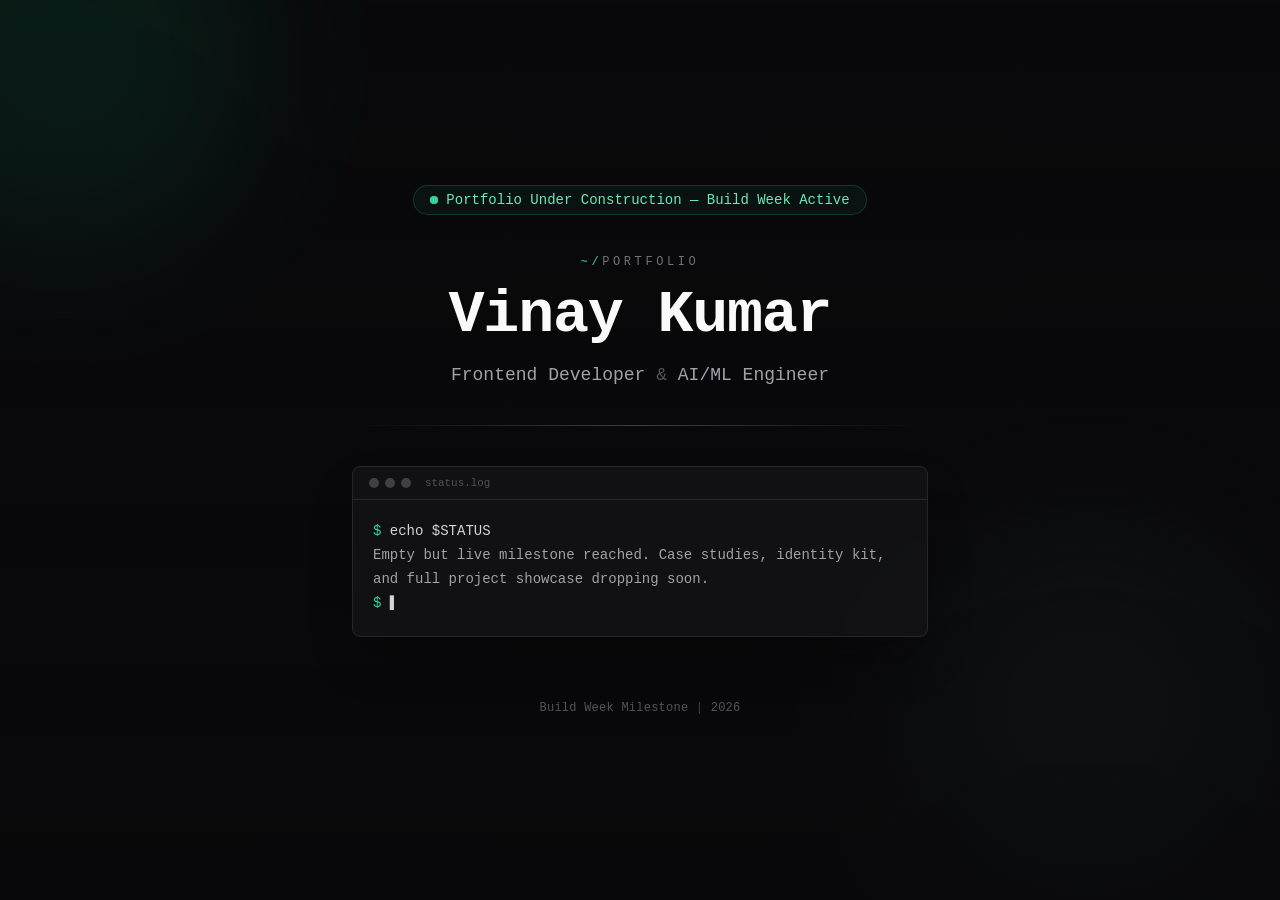
<file: portfolio-empty-but-live/index.html>
<!DOCTYPE html>
<html lang="en">
<head>
<meta charset="UTF-8" />
<meta name="viewport" content="width=device-width, initial-scale=1.0" />
<title>Vinay Kumar — Frontend Developer & AI/ML Engineer</title>
<style>
  :root {
    --zinc-950: #09090b;
    --zinc-900: rgba(24, 24, 27, 0.6);
    --zinc-800: #27272a;
    --zinc-700: #3f3f46;
    --zinc-600: #52525b;
    --zinc-500: #71717a;
    --zinc-400: #a1a1aa;
    --zinc-300: #d4d4d8;
    --zinc-200: #e4e4e7;
    --zinc-50: #fafafa;
    --slate-500: #64748b;
    --emerald-400: #34d399;
    --emerald-300: #6ee7b7;
  }

  * { box-sizing: border-box; }
  html { scroll-behavior: smooth; }

  body {
    margin: 0;
    min-height: 100vh;
    background: var(--zinc-950);
    color: var(--zinc-200);
    font-family: ui-monospace, SFMono-Regular, "SF Mono", Menlo, Consolas, "Liberation Mono", monospace;
    -webkit-font-smoothing: antialiased;
  }

  ::selection {
    background: rgba(52, 211, 153, 0.2);
    color: #a7f3d0;
  }

  /* Ambient background */
  .bg-layer {
    position: fixed;
    inset: 0;
    overflow: hidden;
    pointer-events: none;
  }

  .glow-orb {
    position: absolute;
    width: 24rem;
    height: 24rem;
    border-radius: 9999px;
    filter: blur(64px);
    animation: floatGlow 10s ease-in-out infinite;
  }

  .glow-orb--emerald {
    top: -8rem;
    left: -8rem;
    background: rgba(16, 185, 129, 0.1);
  }

  .glow-orb--slate {
    bottom: 0;
    right: 0;
    background: rgba(100, 116, 139, 0.1);
    animation-delay: -5s;
  }

  .bg-fade {
    position: absolute;
    inset: 0;
    background: linear-gradient(to bottom, transparent, rgba(9, 9, 11, 0.6));
  }

  /* Layout */
  .page {
    position: relative;
    min-height: 100vh;
    display: flex;
    flex-direction: column;
    align-items: center;
    justify-content: center;
    padding: 4rem 1.5rem;
  }

  main {
    width: 100%;
    max-width: 36rem;
  }

  /* Badge */
  .badge-row {
    display: flex;
    justify-content: center;
    margin-bottom: 2.5rem;
  }

  .badge {
    display: inline-flex;
    align-items: center;
    gap: 0.5rem;
    border-radius: 9999px;
    border: 1px solid rgba(52, 211, 153, 0.2);
    background: rgba(52, 211, 153, 0.05);
    padding: 0.375rem 1rem;
    font-size: 0.8rem;
    color: var(--emerald-300);
  }

  .pulse-dot {
    position: relative;
    display: inline-flex;
    height: 0.5rem;
    width: 0.5rem;
    flex-shrink: 0;
  }

  .pulse-dot::before {
    content: "";
    position: absolute;
    inset: 0;
    border-radius: 9999px;
    background: var(--emerald-400);
    opacity: 0.75;
    animation: ping 1.6s cubic-bezier(0, 0, 0.2, 1) infinite;
  }

  .pulse-dot::after {
    content: "";
    position: relative;
    display: block;
    height: 100%;
    width: 100%;
    border-radius: 9999px;
    background: var(--emerald-400);
  }

  /* Identity */
  .identity { text-align: center; }

  .eyebrow {
    font-size: 0.75rem;
    text-transform: uppercase;
    letter-spacing: 0.3em;
    color: var(--zinc-500);
    margin: 0 0 0.75rem;
  }

  .eyebrow span { color: var(--emerald-400); }

  h1 {
    font-size: 2.5rem;
    font-weight: 600;
    letter-spacing: -0.02em;
    color: var(--zinc-50);
    margin: 0;
  }

  .subtitle {
    margin: 1rem 0 0;
    font-size: 1rem;
    color: var(--zinc-400);
  }

  .subtitle .amp { color: var(--zinc-600); }

  /* Divider */
  .divider {
    margin: 2.5rem 0;
    height: 1px;
    width: 100%;
    background: linear-gradient(to right, transparent, var(--zinc-700), transparent);
  }

  /* Terminal card */
  .terminal {
    border-radius: 0.5rem;
    border: 1px solid var(--zinc-800);
    background: var(--zinc-900);
    backdrop-filter: blur(4px);
    box-shadow: 0 25px 50px -12px rgba(0, 0, 0, 0.4);
  }

  .terminal-bar {
    display: flex;
    align-items: center;
    gap: 0.375rem;
    border-bottom: 1px solid var(--zinc-800);
    padding: 0.625rem 1rem;
  }

  .terminal-dot {
    height: 0.625rem;
    width: 0.625rem;
    border-radius: 9999px;
    background: var(--zinc-700);
  }

  .terminal-label {
    margin-left: 0.5rem;
    font-size: 0.68rem;
    color: var(--zinc-600);
  }

  .terminal-body {
    padding: 1.25rem;
    font-size: 0.875rem;
    line-height: 1.7;
    color: var(--zinc-300);
  }

  .prompt { color: var(--emerald-400); }
  .terminal-note { color: var(--zinc-400); }

  .cursor-blink {
    color: var(--zinc-300);
    animation: blink 1s step-end infinite;
  }

  /* Footer */
  footer {
    margin-top: 4rem;
    text-align: center;
    font-size: 0.75rem;
    color: var(--zinc-600);
    letter-spacing: 0.02em;
  }

  footer .sep { color: var(--zinc-700); }

  /* Responsive */
  @media (min-width: 640px) {
    .badge { font-size: 0.875rem; }
    h1 { font-size: 3.75rem; }
    .subtitle { font-size: 1.125rem; }
  }

  /* Animations */
  @keyframes blink {
    0%, 49% { opacity: 1; }
    50%, 100% { opacity: 0; }
  }

  @keyframes floatGlow {
    0%, 100% { transform: translate(0, 0) scale(1); }
    50% { transform: translate(20px, -20px) scale(1.05); }
  }

  @keyframes ping {
    75%, 100% { transform: scale(2); opacity: 0; }
  }

  @media (prefers-reduced-motion: reduce) {
    .cursor-blink, .glow-orb, .pulse-dot::before { animation: none !important; }
  }
</style>
</head>
<body>

  <div class="bg-layer">
    <div class="glow-orb glow-orb--emerald"></div>
    <div class="glow-orb glow-orb--slate"></div>
    <div class="bg-fade"></div>
  </div>

  <div class="page">
    <main>

      <div class="badge-row">
        <span class="badge">
          <span class="pulse-dot"></span>
          Portfolio Under Construction — Build Week Active
        </span>
      </div>

      <div class="identity">
        <p class="eyebrow"><span>~/</span>portfolio</p>
        <h1>Vinay Kumar</h1>
        <p class="subtitle">Frontend Developer <span class="amp">&amp;</span> AI/ML Engineer</p>
      </div>

      <div class="divider"></div>

      <div class="terminal">
        <div class="terminal-bar">
          <span class="terminal-dot"></span>
          <span class="terminal-dot"></span>
          <span class="terminal-dot"></span>
          <span class="terminal-label">status.log</span>
        </div>
        <div class="terminal-body">
          <span class="prompt">$</span> echo $STATUS<br />
          <span class="terminal-note">
            Empty but live milestone reached. Case studies, identity kit, and full project showcase dropping soon.
          </span><br />
          <span class="prompt">$</span> <span class="cursor-blink">▌</span>
        </div>
      </div>

    </main>

    <footer>
      Build Week Milestone <span class="sep">|</span> 2026
    </footer>
  </div>

</body>
</html>
</file>
<file: style.css>
:root {
    --bg-color: #0b0f17;
    --card-bg: #141c2b;
    --card-border: #233044;
    --card-hover-border: #38bdf8;
    --text-primary: #f8fafc;
    --text-secondary: #94a3b8;
    --accent-color: #38bdf8;
    --accent-glow: rgba(56, 189, 248, 0.15);
    --tag-bg: #1e293b;
    --success-color: #10b981;
    --purple-accent: #a855f7;
    --purple-glow: rgba(168, 85, 247, 0.2);
}

* {
    box-sizing: border-box;
    margin: 0;
    padding: 0;
    font-family: 'Inter', -apple-system, BlinkMacSystemFont, sans-serif;
}

body {
    background-color: var(--bg-color);
    color: var(--text-primary);
    min-height: 100vh;
    display: flex;
    justify-content: center;
    position: relative;
    overflow-x: hidden;
}

.background-glow {
    position: absolute;
    top: -100px;
    left: 50%;
    transform: translateX(-50%);
    width: 800px;
    height: 500px;
    background: radial-gradient(circle, rgba(56, 189, 248, 0.14) 0%, rgba(168, 85, 247, 0.08) 45%, rgba(11, 15, 23, 0) 70%);
    pointer-events: none;
    z-index: 0;
}

.container {
    width: 100%;
    max-width: 1100px;
    padding: 60px 20px;
    z-index: 1;
}

/* Header */
.header {
    text-align: center;
    margin-bottom: 50px;
}

.badge {
    background: var(--tag-bg);
    color: var(--accent-color);
    font-size: 0.8rem;
    font-weight: 600;
    padding: 6px 14px;
    border-radius: 20px;
    border: 1px solid var(--card-border);
    letter-spacing: 0.5px;
    text-transform: uppercase;
}

.header h1 {
    font-size: 2.5rem;
    font-weight: 800;
    margin: 16px 0 10px 0;
    letter-spacing: -0.5px;
    background: linear-gradient(135deg, #f8fafc 0%, #cbd5e1 100%);
    -webkit-background-clip: text;
    -webkit-text-fill-color: transparent;
}

.header p {
    color: var(--text-secondary);
    font-size: 1.05rem;
    max-width: 650px;
    margin: 0 auto 24px auto;
}

/* Header Action Buttons */
.header-action-btns {
    display: flex;
    justify-content: center;
    align-items: center;
    gap: 12px;
    flex-wrap: wrap;
}

.action-btn {
    background: rgba(30, 41, 59, 0.8);
    color: var(--text-primary);
    border: 1px solid var(--card-border);
    padding: 10px 18px;
    border-radius: 20px;
    font-weight: 600;
    font-size: 0.88rem;
    cursor: pointer;
    text-decoration: none;
    transition: all 0.25s ease;
}

.action-btn:hover {
    border-color: var(--accent-color);
    color: var(--accent-color);
    transform: translateY(-2px);
}

.action-btn.highlight {
    background: rgba(56, 189, 248, 0.1);
    color: var(--accent-color);
    border-color: rgba(56, 189, 248, 0.4);
}

.action-btn.highlight:hover {
    background: var(--accent-color);
    color: #0b0f17;
    box-shadow: 0 0 15px var(--accent-glow);
}

.action-btn.ml-track-btn {
    background: linear-gradient(135deg, rgba(168, 85, 247, 0.2), rgba(56, 189, 248, 0.2));
    border-color: rgba(168, 85, 247, 0.4);
    color: #f8fafc;
}

.action-btn.ml-track-btn:hover {
    background: linear-gradient(135deg, var(--purple-accent), var(--accent-color));
    color: #0b0f17;
    box-shadow: 0 0 15px var(--purple-glow);
}

/* Internship Sub Box */
.internship-grid {
    display: grid;
    grid-template-columns: repeat(auto-fit, minmax(180px, 1fr));
    gap: 16px;
    margin-top: 16px;
}

.info-box {
    display: flex;
    flex-direction: column;
    gap: 4px;
}

.info-label {
    font-size: 0.75rem;
    color: var(--text-secondary);
    text-transform: uppercase;
}

.info-value {
    font-size: 0.92rem;
    color: var(--text-primary);
    font-weight: 600;
}

.sub-modal-trigger-box {
    margin-top: 24px;
    padding: 16px;
    background: rgba(168, 85, 247, 0.08);
    border: 1px dashed rgba(168, 85, 247, 0.3);
    border-radius: 12px;
    display: flex;
    justify-content: space-between;
    align-items: center;
    flex-wrap: wrap;
    gap: 12px;
}

.sub-modal-trigger-box h4 {
    font-size: 0.95rem;
    color: var(--text-primary);
}

.sub-modal-trigger-box p {
    font-size: 0.8rem;
    color: var(--text-secondary);
}

.course-modal-btn {
    background: var(--purple-accent);
    color: #fff;
    border: none;
    padding: 8px 14px;
    border-radius: 8px;
    font-weight: 600;
    font-size: 0.85rem;
    cursor: pointer;
    transition: transform 0.2s, box-shadow 0.2s;
}

.course-modal-btn:hover {
    transform: translateY(-2px);
    box-shadow: 0 4px 12px var(--purple-glow);
}

/* Certifications Inside Modal */
.cert-grid {
    display: grid;
    grid-template-columns: repeat(auto-fit, minmax(180px, 1fr));
    gap: 16px;
    margin-top: 16px;
}

.cert-card {
    background: var(--tag-bg);
    border: 1px solid var(--card-border);
    border-radius: 10px;
    padding: 14px;
}

.cert-card.wide { grid-column: span 2; }
@media (max-width: 640px) { .cert-card.wide { grid-column: span 1; } }

.cert-card h3 {
    font-size: 0.92rem;
    color: var(--purple-accent);
    margin-bottom: 8px;
    border-bottom: 1px solid var(--card-border);
    padding-bottom: 4px;
}

.cert-card ul { list-style-type: none; }
.cert-card ul.two-col { display: grid; grid-template-columns: 1fr 1fr; }

.cert-card li {
    font-size: 0.8rem;
    color: var(--text-secondary);
    margin-bottom: 4px;
    position: relative;
    padding-left: 12px;
}

.cert-card li::before {
    content: "•";
    color: var(--accent-color);
    position: absolute;
    left: 0;
}

/* Section Dividers & Cards */
.section-divider {
    display: flex;
    align-items: center;
    gap: 16px;
    margin-bottom: 24px;
}

.section-divider h2 {
    font-size: 1.25rem;
    font-weight: 700;
    color: var(--text-primary);
    white-space: nowrap;
}

.section-divider .line {
    width: 100%;
    height: 1px;
    background: var(--card-border);
}

.projects-grid, .pdf-grid {
    display: grid;
    grid-template-columns: repeat(auto-fill, minmax(320px, 1fr));
    gap: 24px;
}

.project-card, .pdf-card {
    background: var(--card-bg);
    border: 1px solid var(--card-border);
    border-radius: 16px;
    padding: 24px;
    display: flex;
    flex-direction: column;
    justify-content: space-between;
    transition: all 0.25s ease-in-out;
}

.project-card:hover, .pdf-card:hover {
    border-color: var(--card-hover-border);
    transform: translateY(-4px);
    box-shadow: 0 12px 30px var(--accent-glow);
}

.card-header { margin-bottom: 12px; }
.tag { font-size: 0.75rem; color: var(--accent-color); font-weight: 600; text-transform: uppercase; }
.tag-purple { font-size: 0.75rem; color: var(--purple-accent); font-weight: 600; text-transform: uppercase; }

.project-card h3, .pdf-card h3 { font-size: 1.2rem; font-weight: 600; margin-top: 6px; color: var(--text-primary); }
.project-card p, .pdf-card p { color: var(--text-secondary); font-size: 0.92rem; line-height: 1.5; margin-bottom: 24px; }

.link-section {
    background: rgba(15, 23, 42, 0.6);
    padding: 12px 14px;
    border-radius: 10px;
    border: 1px dashed var(--card-border);
    display: flex;
    flex-direction: column;
    gap: 4px;
}

.link-label { font-size: 0.75rem; color: var(--text-secondary); font-weight: 600; }
.deploy-link { color: var(--accent-color); text-decoration: none; font-size: 0.88rem; font-weight: 600; word-break: break-all; }
.deploy-link:hover { text-decoration: underline; }

.pdf-badge {
    font-size: 0.7rem;
    color: var(--purple-accent);
    background: rgba(168, 85, 247, 0.1);
    padding: 4px 8px;
    border-radius: 6px;
    display: inline-block;
    font-weight: 700;
    text-transform: uppercase;
    margin-bottom: 8px;
    border: 1px solid rgba(168, 85, 247, 0.2);
}

.pdf-actions { display: flex; gap: 10px; }
.pdf-btn { flex: 1; text-align: center; padding: 10px 12px; border-radius: 8px; font-size: 0.85rem; font-weight: 600; text-decoration: none; }
.view-btn { background: var(--accent-color); color: #090d16; }
.download-btn { background: var(--tag-bg); color: var(--text-primary); border: 1px solid var(--card-border); }

/* Modal System Overlay & Card Styles */
.modal-overlay {
    position: fixed;
    top: 0; left: 0; width: 100%; height: 100%;
    background: rgba(11, 15, 23, 0.88);
    backdrop-filter: blur(10px);
    display: flex; justify-content: center; align-items: center;
    z-index: 1000;
    opacity: 0; pointer-events: none;
    transition: opacity 0.25s ease;
    padding: 20px;
}

.modal-overlay.active {
    opacity: 1; pointer-events: auto;
}

.modal-card {
    background: var(--card-bg);
    border: 1px solid var(--card-hover-border);
    border-radius: 20px;
    width: 100%; max-width: 500px;
    padding: 28px;
    position: relative;
    box-shadow: 0 20px 50px rgba(0,0,0,0.7);
    max-height: 90vh;
    overflow-y: auto;
}

.modal-card.wide { max-width: 650px; }
.modal-card.extra-wide { max-width: 800px; }

.close-btn {
    position: absolute; top: 16px; right: 20px;
    background: none; border: none;
    color: var(--text-secondary); font-size: 1.8rem;
    cursor: pointer; transition: color 0.2s;
}

.close-btn:hover { color: #fff; }

.modal-header h2 { font-size: 1.5rem; margin-top: 6px; color: var(--text-primary); }
.role-subtitle { color: var(--accent-color); font-size: 0.88rem; font-weight: 600; margin-bottom: 16px; }

.modal-body { display: flex; flex-direction: column; gap: 14px; margin-bottom: 24px; }
.detail-row { display: flex; flex-direction: column; gap: 2px; }
.detail-row .label { font-size: 0.75rem; color: var(--text-secondary); text-transform: uppercase; }
.detail-row .val { font-size: 0.92rem; color: var(--text-primary); font-weight: 600; }

.modal-footer { display: flex; gap: 10px; flex-wrap: wrap; }
.modal-link {
    flex: 1; text-align: center; padding: 10px 14px; border-radius: 8px;
    text-decoration: none; font-size: 0.85rem; font-weight: 600;
    background: var(--tag-bg); color: var(--text-primary); border: 1px solid var(--card-border);
    cursor: pointer; display: inline-block;
}
.modal-link.primary { background: var(--accent-color); color: #0b0f17; border: none; }

.intern-status {
    background: rgba(16, 185, 129, 0.15); color: var(--success-color);
    font-size: 0.75rem; font-weight: 700; padding: 4px 10px;
    border-radius: 6px; border: 1px solid rgba(16, 185, 129, 0.3); text-transform: uppercase;
}

/* Footer */
.footer {
    text-align: center; margin-top: 60px; color: var(--text-secondary);
    font-size: 0.85rem; border-top: 1px solid var(--card-border); padding-top: 24px;
}

.footer-links {
    display: flex; justify-content: center; gap: 20px; margin-top: 12px;
}

.footer-links a {
    color: var(--accent-color); text-decoration: none; font-size: 0.85rem; font-weight: 600;
}

.footer-links a:hover { text-decoration: underline; }
</file>
<file: Music-Content-website/style.css>
/* =========================================================
   VK MUSIC — STYLESHEET
   Organized top-to-bottom in the order sections appear in
   index.html, so it's easy to find what styles what.
   ========================================================= */

/* ---------- RESET & BASE ----------
   box-sizing: border-box everywhere so padding/border never blow out
   declared widths — avoids constant manual width math. */
* {
  margin: 0;
  padding: 0;
  box-sizing: border-box;
}

/* CSS custom properties centralize the palette so every color reference
   below points here — change the mood of the whole site in one place. */
:root {
  --bg-color: #0b0b0e;          /* near-black base, not pure black (softer on eyes) */
  --bg-color-alt: #131318;      /* slightly lighter panel color for section contrast */
  --text-primary: #f2f0ea;      /* warm off-white, not stark #fff */
  --text-secondary: #9a97a3;    /* muted lavender-grey for secondary text */
  --accent: #d94f4f;            /* warm red-orange accent — reads "warm studio light" */
  --accent-hover: #e86a6a;
  --border-subtle: rgba(255, 255, 255, 0.08);
}

body {
  /* System font stack: zero network requests, loads instantly, still looks
     modern on every OS. No external font files needed. */
  font-family: -apple-system, BlinkMacSystemFont, "Segoe UI", Roboto,
               "Helvetica Neue", Arial, sans-serif;
  background-color: var(--bg-color);
  color: var(--text-primary);
  line-height: 1.6;
  /* Subtle radial glow behind everything to avoid a flat, dead-black page —
     this is what makes the dark theme feel "atmospheric" rather than plain. */
  background-image: radial-gradient(circle at 50% 0%, #1c1a22 0%, var(--bg-color) 60%);
}

a {
  color: inherit;
  text-decoration: none;
}

/* ---------- HEADER / NAV ----------
   position: sticky + top: 0 keeps nav reachable without JS scroll listeners. */
.site-header {
  position: sticky;
  top: 0;
  z-index: 100; /* stays above hero/track content when scrolling */
  background-color: rgba(11, 11, 14, 0.85);
  backdrop-filter: blur(8px); /* frosted-glass feel over content scrolling beneath */
  border-bottom: 1px solid var(--border-subtle);
}

.header-inner {
  /* Flexbox: space-between pushes logo left / nav right with zero extra markup */
  display: flex;
  justify-content: space-between;
  align-items: center;
  max-width: 1100px;
  margin: 0 auto; /* centers the bar within the full-width sticky header */
  padding: 1.1rem 1.5rem;
}

.logo-text {
  font-weight: 700;
  font-size: 1.3rem;
  letter-spacing: 0.05em;
}

.main-nav {
  display: flex;
  gap: 2rem; /* flex gap avoids margin-hacking between nav links */
}

.main-nav a {
  color: var(--text-secondary);
  font-size: 0.95rem;
  transition: color 0.2s ease;
}

.main-nav a:hover {
  color: var(--text-primary);
}

/* ---------- HERO ---------- */
.hero {
  min-height: 90vh; /* fills most of the viewport without locking exact 100vh
                        (which can clip on mobile browser chrome) */
  display: flex;
  align-items: center;
  justify-content: center;
  text-align: center;
  padding: 2rem 1.5rem;
}

.hero-content {
  display: flex;
  flex-direction: column;
  align-items: center; /* centers logo/title/tagline/button as a stack */
  max-width: 640px; /* keeps the tagline from stretching into unreadable long lines */
}

.logo-placeholder {
  width: 96px;
  height: 96px;
  border-radius: 50%;
  border: 1px solid var(--border-subtle);
  display: flex;
  align-items: center;
  justify-content: center;
  font-weight: 700;
  color: var(--text-secondary);
  margin-bottom: 2rem;
  /* Faint gradient fill so the placeholder looks intentional, not broken */
  background: linear-gradient(145deg, #1a1820, #100f14);
}

.brand-name {
  font-size: clamp(2.75rem, 8vw, 5rem); /* fluid type scales smoothly instead
                                            of jumping at breakpoints */
  font-weight: 800;
  letter-spacing: -0.02em;
  margin-bottom: 1.25rem;
}

.tagline {
  color: var(--text-secondary);
  font-size: 1.1rem;
  margin-bottom: 2.25rem;
}

.cta-button {
  display: inline-block;
  background-color: var(--accent);
  color: #fff;
  padding: 0.85rem 2rem;
  border-radius: 999px; /* pill shape reads as a clear tappable action */
  font-weight: 600;
  transition: background-color 0.2s ease, transform 0.2s ease;
}

.cta-button:hover {
  background-color: var(--accent-hover);
  transform: translateY(-2px); /* small lift on hover signals interactivity */
}

/* ---------- SHARED SECTION TITLE ---------- */
.section-title {
  text-align: center;
  font-size: 1.8rem;
  font-weight: 700;
  margin-bottom: 2.5rem;
}

/* ---------- TRACKS SECTION ---------- */
.tracks-section {
  max-width: 1100px;
  margin: 0 auto;
  padding: 5rem 1.5rem;
}

.track-list {
  display: flex;
  flex-wrap: wrap; /* wraps cards to new rows on narrow screens — no media
                       query needed for the basic reflow */
  gap: 1.25rem;
  justify-content: center;
}

.track-card {
  display: flex;
  align-items: center;
  gap: 1rem;
  background-color: var(--bg-color-alt);
  border: 1px solid var(--border-subtle);
  border-radius: 12px;
  padding: 1rem;
  width: 100%;
  max-width: 480px; /* caps card width so text/art stay proportioned on wide screens */
  transition: border-color 0.2s ease;
}

.track-card:hover {
  border-color: rgba(217, 79, 79, 0.4); /* accent-tinted border hints interactivity
                                            without a jarring full-color change */
}

.track-art {
  width: 56px;
  height: 56px;
  flex-shrink: 0; /* prevents the flex row from squashing the artwork square
                      when track titles run long */
  border-radius: 6px;
  background: linear-gradient(145deg, #22202a, #14131a);
}

.track-info {
  flex-grow: 1; /* takes up remaining space so the play button stays pinned right */
  min-width: 0; /* allows long titles to truncate/wrap instead of overflowing the card */
}

.track-title {
  font-size: 1rem;
  font-weight: 600;
  margin-bottom: 0.2rem;
}

.track-meta {
  font-size: 0.85rem;
  color: var(--text-secondary);
}

.play-button {
  display: flex;
  align-items: center;
  gap: 0.4rem;
  background-color: transparent;
  border: 1px solid var(--border-subtle);
  color: var(--text-primary);
  padding: 0.5rem 1rem;
  border-radius: 999px;
  font-size: 0.85rem;
  cursor: pointer;
  flex-shrink: 0; /* keeps the button's own size fixed regardless of card width */
  transition: background-color 0.2s ease, border-color 0.2s ease;
}

.play-button:hover {
  background-color: var(--accent);
  border-color: var(--accent);
}

.play-icon {
  font-size: 0.7rem; /* smaller than button text so the triangle glyph doesn't dominate */
}

/* ---------- ABOUT SECTION ---------- */
.about-section {
  max-width: 700px; /* narrower measure than tracks section — pure reading text
                        needs shorter line lengths for comfortable reading */
  margin: 0 auto;
  padding: 2rem 1.5rem 6rem;
  text-align: center;
}

.about-text {
  color: var(--text-secondary);
  font-size: 1.05rem;
}

/* ---------- FOOTER ---------- */
.site-footer {
  border-top: 1px solid var(--border-subtle);
  background-color: var(--bg-color-alt);
  padding: 4rem 1.5rem 2.5rem;
}

.footer-inner {
  display: flex;
  flex-direction: column;
  align-items: center; /* centers every footer element as a vertical stack */
  text-align: center;
  gap: 0.75rem;
}

.footer-heading {
  color: var(--text-secondary);
  font-size: 0.9rem;
  text-transform: uppercase;
  letter-spacing: 0.08em;
}

.footer-email {
  font-size: 1.2rem;
  font-weight: 600;
  transition: color 0.2s ease;
}

.footer-email:hover {
  color: var(--accent);
}

.social-links {
  display: flex;
  gap: 1.5rem;
  margin: 1.5rem 0;
}

.social-links a {
  color: var(--text-secondary);
  font-size: 0.9rem;
  transition: color 0.2s ease;
}

.social-links a:hover {
  color: var(--text-primary);
}

.copyright {
  color: var(--text-secondary);
  font-size: 0.8rem;
  margin-top: 1rem;
}

/* ---------- RESPONSIVE ADJUSTMENTS ----------
   Only ONE breakpoint is needed because flexbox already handles most reflow;
   this just fine-tunes spacing/direction for small screens. */
@media (max-width: 600px) {
  .main-nav {
    gap: 1.25rem; /* tighter nav spacing so 3 links fit small screens comfortably */
  }

  .track-card {
    flex-wrap: wrap; /* lets the play button drop to its own line if the card
                         gets too narrow for a single row */
    justify-content: center;
    text-align: center;
  }

  .track-info {
    width: 100%; /* forces title/meta onto their own full-width line above
                     the play button once wrapped */
  }
}
</file>
